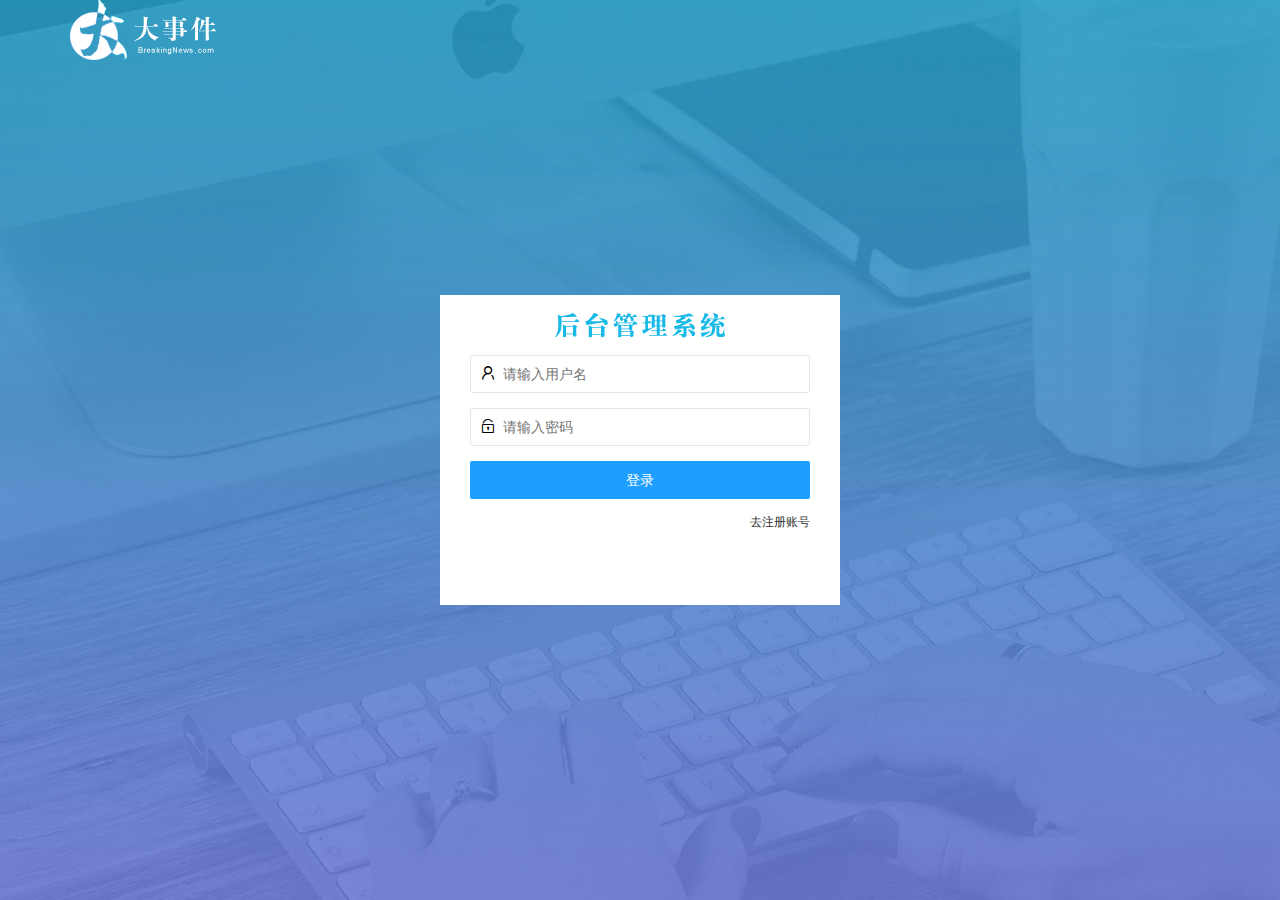
<file: login.html>
<!DOCTYPE html>
<html lang="en">

<head>
    <meta charset="UTF-8">
    <meta http-equiv="X-UA-Compatible" content="IE=edge">
    <meta name="viewport" content="width=device-width, initial-scale=1.0">
    <title>大事件-登录/注册</title>
    <!-- 导入layui样式 -->
    <link rel="stylesheet" href="./assets/lib/layui/css/layui.css">
    <!-- 导入自己的样式 -->
    <link rel="stylesheet" href="./assets/css/login.css">
</head>

<body>
    <!-- 头部logo区域 -->
    <div class="layui-main">
        <img src="./assets/images/logo.png" alt="">
    </div>
    <!-- 登录注册页面 -->
    <div class="login-box">
        <div class="title-box"></div>
        <!-- 登录 -->
        <div class="log-box">
            <form class="layui-form" action="" id="log-form">
                <div class="layui-form-item">
                    <i class="layui-icon layui-icon-username"></i>
                    <input type="text" name="username" required lay-verify="required" placeholder="请输入用户名" autocomplete="off" class="layui-input log-username">
                </div>
                <div class="layui-form-item">
                    <i class="layui-icon layui-icon-password"></i>
                    <input type="password" name="password" required lay-verify="required|pwd" placeholder="请输入密码" autocomplete="off" class="layui-input log-password">
                </div>
                <div class="layui-form-item">
                    <button class="layui-btn layui-btn-fluid layui-btn-normal" lay-submit lay-filter="formDemo">登录</button>
                </div>
                <div class="layui-form-item links">
                    <a href="javascript:;" id="go-reg">去注册账号</a>
                </div>
            </form>
        </div>
        <!-- 注册 -->
        <div class="reg-box">
            <form class="layui-form" action="" id="reg-form">
                <div class="layui-form-item">
                    <i class="layui-icon layui-icon-username"></i>
                    <input type="text" name="username" required lay-verify="required" placeholder="请输入用户名" autocomplete="off" class="layui-input reg-username">
                </div>
                <div class="layui-form-item">
                    <i class="layui-icon layui-icon-password"></i>
                    <input type="password" name="password" required lay-verify="required|pwd" placeholder="请输入密码" autocomplete="off" class="layui-input reg-pwd">
                </div>
                <div class="layui-form-item">
                    <i class="layui-icon layui-icon-password"></i>
                    <input type="password" name="repassword" required lay-verify="required|pwd|repwd" placeholder="请再次确认密码" autocomplete="off" class="layui-input">
                </div>
                <div class="layui-form-item">
                    <button class="layui-btn layui-btn-fluid layui-btn-normal" lay-submit lay-filter="formDemo">注册</button>
                </div>
                <div class="layui-form-item links">
                    <a href="javascript:;" id="go-login">去登录</a>
                </div>
            </form>
        </div>
    </div>
    <!-- 导入layui的js文件 -->
    <script src="./assets/lib/layui/layui.all.js"></script>
    <!-- 导入jQuery -->
    <script src="./assets/lib/jquery.js"></script>
    <!-- 导入自己封装的baseAPI.js -->
    <script src="./assets/js/baseAPI.js"></script>
    <!-- 导入自己的js -->
    <script src="./assets/js/login.js"></script>
</body>

</html>
</file>
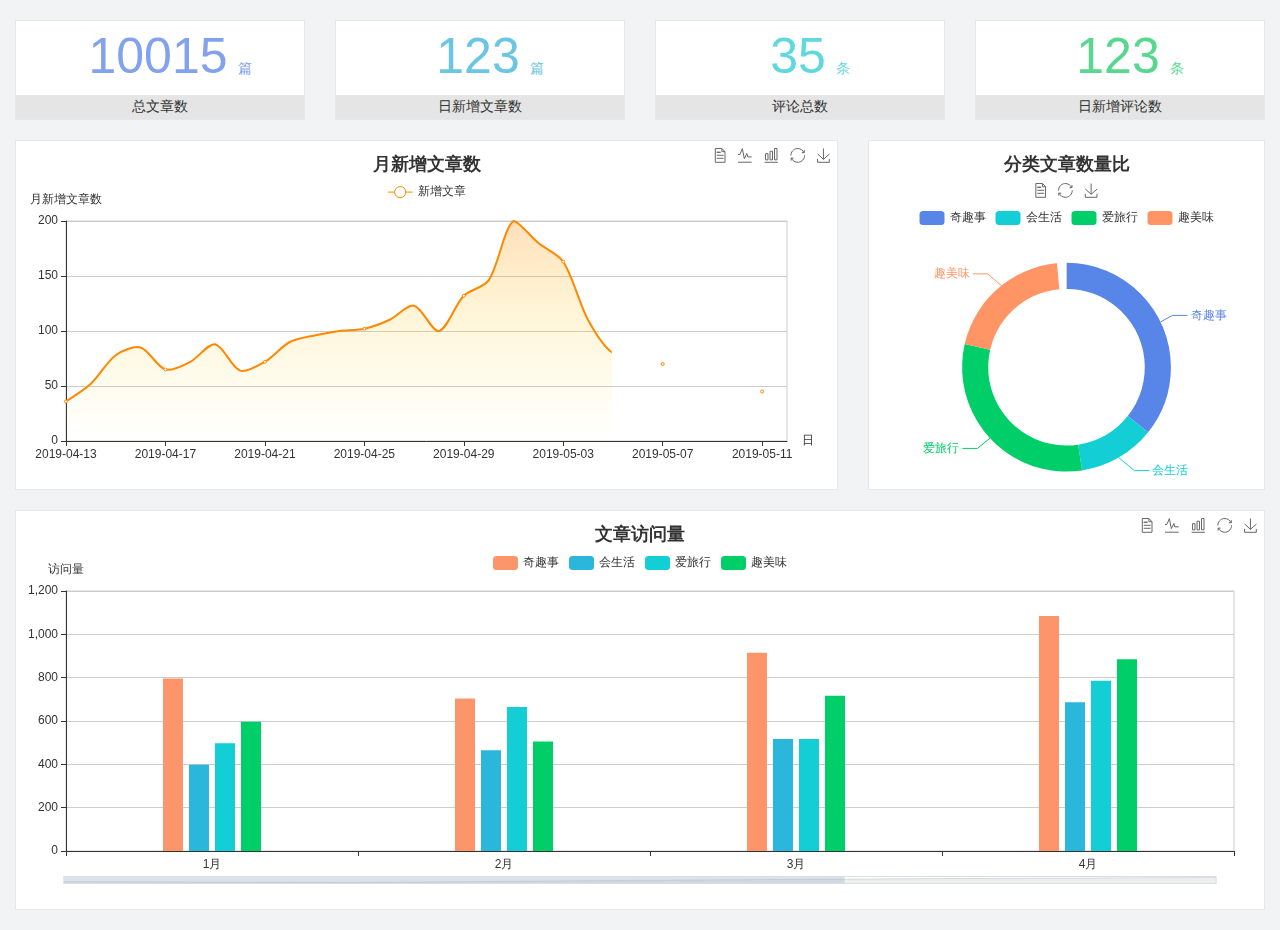
<file: home/dashboard.html>
<!DOCTYPE html>
<html lang="en">

<head>
    <meta charset="UTF-8">
    <meta name="viewport" content="width=device-width, initial-scale=1.0">
    <meta http-equiv="X-UA-Compatible" content="ie=edge">
    <title>图表统计</title>
    <link rel="stylesheet" href="../assets/lib/bootstrap.css" />
    <link rel="stylesheet" href="../assets/lib/main.css" />
    <script src="../assets/lib/jquery.js"></script>
    <script type="text/javascript" src="../assets/lib/echarts.min.js"></script>
</head>

<body>
    <div class="container-fluid">
        <div class="row spannel_list">
            <div class="col-sm-3 col-xs-6">
                <div class="spannel">
                    <em>10015</em><span>篇</span>
                    <b>总文章数</b>
                </div>
            </div>
            <div class="col-sm-3 col-xs-6">
                <div class="spannel scolor01">
                    <em>123</em><span>篇</span>
                    <b>日新增文章数</b>
                </div>
            </div>
            <div class="col-sm-3 col-xs-6">
                <div class="spannel scolor02">
                    <em>35</em><span>条</span>
                    <b>评论总数</b>
                </div>
            </div>
            <div class="col-sm-3 col-xs-6">
                <div class="spannel scolor03">
                    <em>123</em><span>条</span>
                    <b>日新增评论数</b>
                </div>
            </div>
        </div>
    </div>

    <div class="container-fluid">
        <div class="row curve-pie">
            <div class="col-lg-8 col-md-8">
                <div class="gragh_pannel" id="curve_show"></div>
            </div>
            <div class="col-lg-4 col-md-4">
                <div class="gragh_pannel" id="pie_show"></div>
            </div>
        </div>
    </div>

    <div class="container-fluid">
        <div class="column_pannel" id="column_show"></div>
    </div>

    <script>
        var oChart = echarts.init(document.getElementById('curve_show'));
        var aList_all = [{
            'count': 36,
            'date': '2019-04-13'
        }, {
            'count': 52,
            'date': '2019-04-14'
        }, {
            'count': 78,
            'date': '2019-04-15'
        }, {
            'count': 85,
            'date': '2019-04-16'
        }, {
            'count': 65,
            'date': '2019-04-17'
        }, {
            'count': 72,
            'date': '2019-04-18'
        }, {
            'count': 88,
            'date': '2019-04-19'
        }, {
            'count': 64,
            'date': '2019-04-20'
        }, {
            'count': 72,
            'date': '2019-04-21'
        }, {
            'count': 90,
            'date': '2019-04-22'
        }, {
            'count': 96,
            'date': '2019-04-23'
        }, {
            'count': 100,
            'date': '2019-04-24'
        }, {
            'count': 102,
            'date': '2019-04-25'
        }, {
            'count': 110,
            'date': '2019-04-26'
        }, {
            'count': 123,
            'date': '2019-04-27'
        }, {
            'count': 100,
            'date': '2019-04-28'
        }, {
            'count': 132,
            'date': '2019-04-29'
        }, {
            'count': 146,
            'date': '2019-04-30'
        }, {
            'count': 200,
            'date': '2019-05-01'
        }, {
            'count': 180,
            'date': '2019-05-02'
        }, {
            'count': 163,
            'date': '2019-05-03'
        }, {
            'count': 110,
            'date': '2019-05-04'
        }, {
            'count': 80,
            'date': '2019-05-05'
        }, {
            'count': 82,
            'date': '2019-05-06'
        }, {
            'count': 70,
            'date': '2019-05-07'
        }, {
            'count': 65,
            'date': '2019-05-08'
        }, {
            'count': 54,
            'date': '2019-05-09'
        }, {
            'count': 40,
            'date': '2019-05-10'
        }, {
            'count': 45,
            'date': '2019-05-11'
        }, {
            'count': 38,
            'date': '2019-05-12'
        }, ];

        let aCount = [];
        let aDate = [];

        for (var i = 0; i < aList_all.length; i++) {
            aCount.push(aList_all[i].count);
            aDate.push(aList_all[i].date);
        }

        var chartopt = {
            title: {
                text: '月新增文章数',
                left: 'center',
                top: '10'
            },
            tooltip: {
                trigger: 'axis'
            },
            legend: {
                data: ['新增文章'],
                top: '40'
            },
            toolbox: {
                show: true,
                feature: {
                    mark: {
                        show: true
                    },
                    dataView: {
                        show: true,
                        readOnly: false
                    },
                    magicType: {
                        show: true,
                        type: ['line', 'bar']
                    },
                    restore: {
                        show: true
                    },
                    saveAsImage: {
                        show: true
                    }
                }
            },
            calculable: true,
            xAxis: [{
                name: '日',
                type: 'category',
                boundaryGap: false,
                data: aDate
            }],
            yAxis: [{
                name: '月新增文章数',
                type: 'value'
            }],
            series: [{
                name: '新增文章',
                type: 'line',
                smooth: true,
                itemStyle: {
                    normal: {
                        areaStyle: {
                            type: 'default'
                        },
                        color: '#f80'
                    },
                    lineStyle: {
                        color: '#f80'
                    }
                },
                data: aCount
            }],
            areaStyle: {
                normal: {
                    color: new echarts.graphic.LinearGradient(0, 0, 0, 1, [{
                        offset: 0,
                        color: 'rgba(255,136,0,0.39)'
                    }, {
                        offset: .34,
                        color: 'rgba(255,180,0,0.25)'
                    }, {
                        offset: 1,
                        color: 'rgba(255,222,0,0.00)'
                    }])

                }
            },
            grid: {
                show: true,
                x: 50,
                x2: 50,
                y: 80,
                height: 220
            }
        };

        oChart.setOption(chartopt);


        var oPie = echarts.init(document.getElementById('pie_show'));
        var oPieopt = {
            title: {
                top: 10,
                text: '分类文章数量比',
                x: 'center'
            },
            tooltip: {
                trigger: 'item',
                formatter: "{a} <br/>{b} : {c} ({d}%)"
            },
            color: ['#5885e8', '#13cfd5', '#00ce68', '#ff9565'],
            legend: {
                x: 'center',
                top: 65,
                data: ['奇趣事', '会生活', '爱旅行', '趣美味']
            },
            toolbox: {
                show: true,
                x: 'center',
                top: 35,
                feature: {
                    mark: {
                        show: true
                    },
                    dataView: {
                        show: true,
                        readOnly: false
                    },
                    magicType: {
                        show: true,
                        type: ['pie', 'funnel'],
                        option: {
                            funnel: {
                                x: '25%',
                                width: '50%',
                                funnelAlign: 'left',
                                max: 1548
                            }
                        }
                    },
                    restore: {
                        show: true
                    },
                    saveAsImage: {
                        show: true
                    }
                }
            },
            calculable: true,
            series: [{
                name: '访问来源',
                type: 'pie',
                radius: ['45%', '60%'],
                center: ['50%', '65%'],
                data: [{
                    value: 300,
                    name: '奇趣事'
                }, {
                    value: 100,
                    name: '会生活'
                }, {
                    value: 260,
                    name: '爱旅行'
                }, {
                    value: 180,
                    name: '趣美味'
                }]
            }]
        };
        oPie.setOption(oPieopt);



        var oColumn = this.echarts.init(document.getElementById('column_show'));
        var oColumnopt = {
            title: {
                text: '文章访问量',
                left: 'center',
                top: '10'
            },
            tooltip: {
                trigger: 'axis'
            },
            legend: {
                data: ['奇趣事', '会生活', '爱旅行', '趣美味'],
                top: '40'
            },
            toolbox: {
                show: true,
                feature: {
                    mark: {
                        show: true
                    },
                    dataView: {
                        show: true,
                        readOnly: false
                    },
                    magicType: {
                        show: true,
                        type: ['line', 'bar']
                    },
                    restore: {
                        show: true
                    },
                    saveAsImage: {
                        show: true
                    }
                }
            },
            calculable: true,
            xAxis: [{
                type: 'category',
                data: ['1月', '2月', '3月', '4月', '5月']
            }],
            yAxis: [{
                name: '访问量',
                type: 'value'
            }],
            series: [{
                name: '奇趣事',
                type: 'bar',
                barWidth: 20,
                itemStyle: {
                    normal: {
                        areaStyle: {
                            type: 'default'
                        },
                        color: '#fd956a'
                    }
                },
                data: [800, 708, 920, 1090, 1200]
            }, {
                name: '会生活',
                type: 'bar',
                barWidth: 20,
                itemStyle: {
                    normal: {
                        areaStyle: {
                            type: 'default'
                        },
                        color: '#2bb6db'
                    }
                },
                data: [400, 468, 520, 690, 800]
            }, {
                name: '爱旅行',
                type: 'bar',
                barWidth: 20,
                itemStyle: {
                    normal: {
                        areaStyle: {
                            type: 'default'
                        },
                        color: '#13cfd5'
                    }
                },
                data: [500, 668, 520, 790, 900]
            }, {
                name: '趣美味',
                type: 'bar',
                barWidth: 20,
                itemStyle: {
                    normal: {
                        areaStyle: {
                            type: 'default'
                        },
                        color: '#00ce68'
                    }
                },
                data: [600, 508, 720, 890, 1000]
            }],
            grid: {
                show: true,
                x: 50,
                x2: 30,
                y: 80,
                height: 260
            },
            dataZoom: [ //给x轴设置滚动条
                {
                    start: 0, //默认为0
                    end: 100 - 1000 / 31, //默认为100
                    type: 'slider',
                    show: true,
                    xAxisIndex: [0],
                    handleSize: 0, //滑动条的 左右2个滑动条的大小
                    height: 8, //组件高度
                    left: 45, //左边的距离
                    right: 50, //右边的距离
                    bottom: 26, //右边的距离
                    handleColor: '#ddd', //h滑动图标的颜色
                    handleStyle: {
                        borderColor: "#cacaca",
                        borderWidth: "1",
                        shadowBlur: 2,
                        background: "#ddd",
                        shadowColor: "#ddd",
                    }
                }
            ]
        };
        oColumn.setOption(oColumnopt);
    </script>
</body>

</html>
</file>
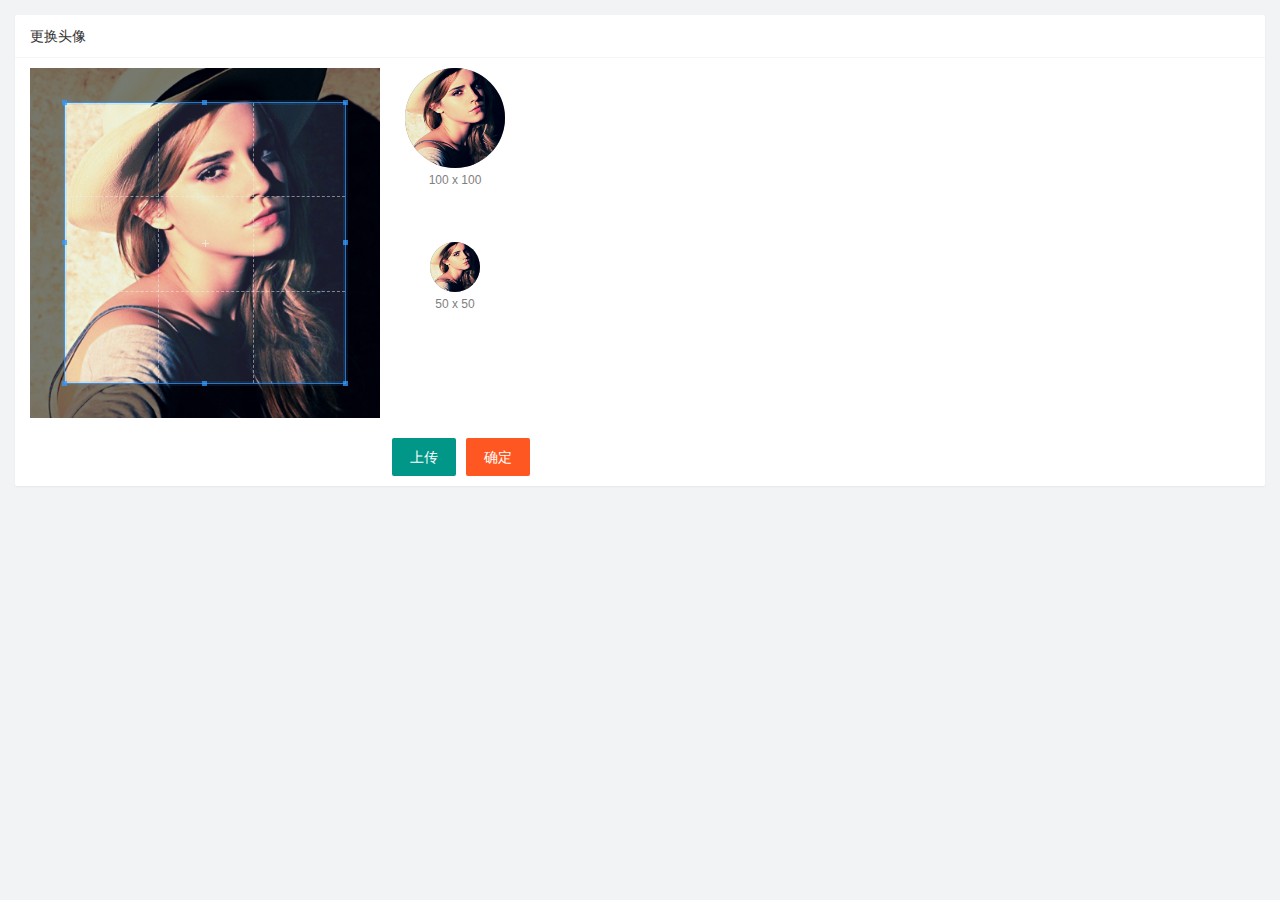
<file: user/user-avater.html>
<!DOCTYPE html>
<html lang="en">

<head>
    <meta charset="UTF-8">
    <meta http-equiv="X-UA-Compatible" content="IE=edge">
    <meta name="viewport" content="width=device-width, initial-scale=1.0">
    <title>更换头像</title>
    <link rel="stylesheet" href="/assets/lib/layui/css/layui.css">
    <!-- 导入cropper插件的css样式表 -->
    <link rel="stylesheet" href="/assets/lib/cropper/cropper.css">
    <link rel="stylesheet" href="/assets/css/user-info.css">
</head>

<body>
    <div class="layui-card">
        <div class="layui-card-header">更换头像</div>
        <div class="layui-card-body">
            <!-- 第一行的图片裁剪和预览区域 -->
            <div class="row1">
                <!-- 图片裁剪区域 -->
                <div class="cropper-box">
                    <!-- 这个 img 标签很重要，将来会把它初始化为裁剪区域 -->
                    <img id="image" src="/assets/images/sample.jpg" />
                </div>
                <!-- 图片的预览区域 -->
                <div class="preview-box">
                    <div>
                        <!-- 宽高为 100px 的预览区域 -->
                        <div class="img-preview w100"></div>
                        <p class="size">100 x 100</p>
                    </div>
                    <div>
                        <!-- 宽高为 50px 的预览区域 -->
                        <div class="img-preview w50"></div>
                        <p class="size">50 x 50</p>
                    </div>
                </div>
            </div>

            <!-- 第二行的按钮区域 -->
            <div class="row2">
                <!-- 通过accept属性，可以指定允许用户选择什么类型的文件 -->
                <input type="file" name="" id="file" accept="image/png,image/jpeg">
                <button type="button" class="layui-btn" id="uploadImg">上传</button>
                <button type="button" class="layui-btn layui-btn-danger" id="confirmBtn">确定</button>
            </div>
        </div>
    </div>
    <script src="/assets/lib/layui/layui.all.js"></script>
    <script src="/assets/lib/jquery.js"></script>
    <!-- 导入cropper插件的js文件 -->
    <script src="/assets/lib/cropper/Cropper.js"></script>
    <script src="/assets/lib/cropper/jquery-cropper.js"></script>
    <script src="/assets/js/baseAPI.js"></script>
    <script src="/assets/js/user-avater.js"></script>
</body>

</html>
</file>
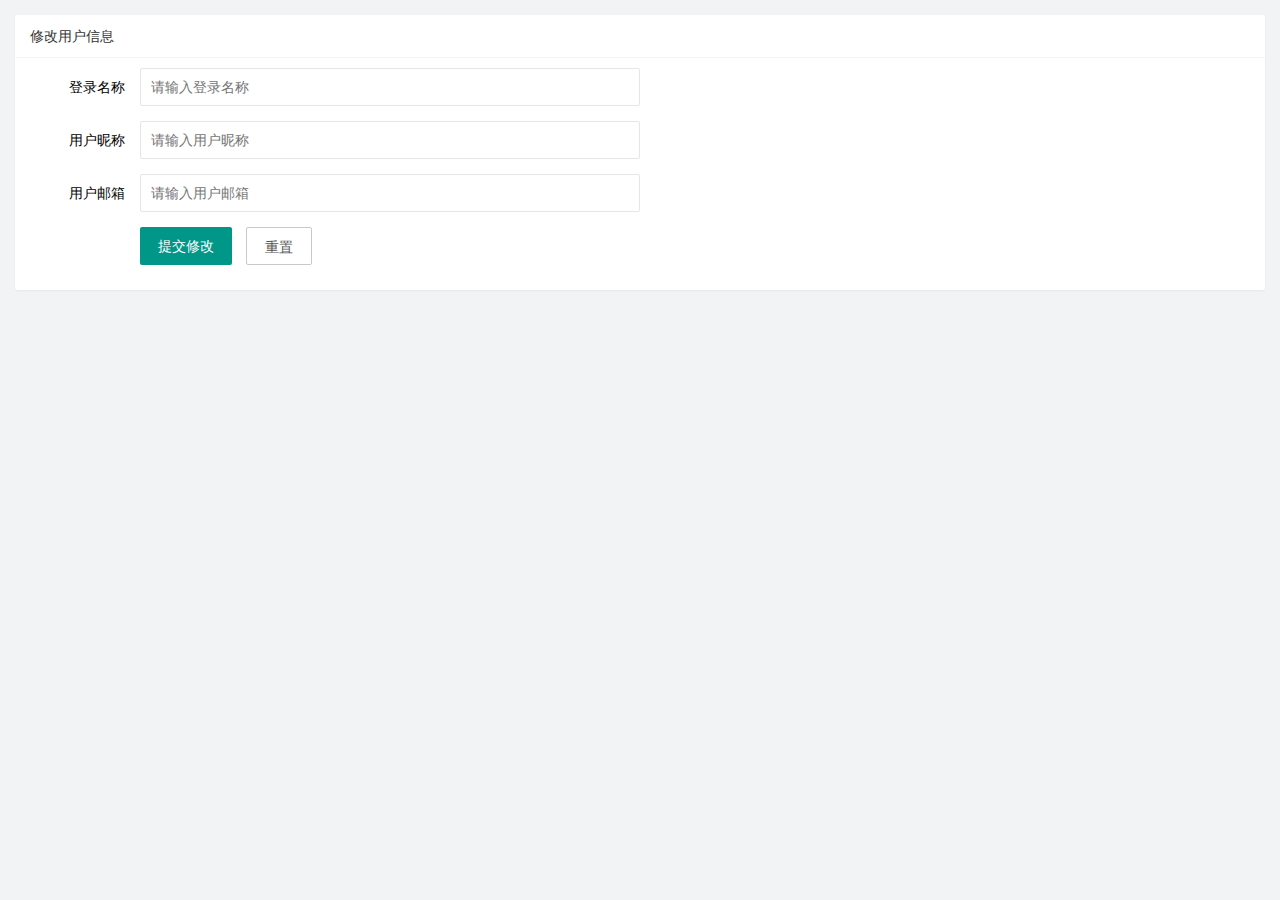
<file: user/user-info.html>
<!DOCTYPE html>
<html lang="en">

<head>
    <meta charset="UTF-8">
    <meta http-equiv="X-UA-Compatible" content="IE=edge">
    <meta name="viewport" content="width=device-width, initial-scale=1.0">
    <title>基本资料</title>
    <!-- 导入layui的样式 -->
    <link rel="stylesheet" href="/assets/lib/layui/css/layui.css">
    <!-- 导入自己的样式 -->
    <link rel="stylesheet" href="/assets/css/user-info.css">
</head>

<body>
    <div class="layui-card">
        <div class="layui-card-header">修改用户信息</div>
        <div class="layui-card-body">
            <form class="layui-form" action="" lay-filter="userInfoForm" id="edit-form">
                <!-- 这是隐藏域 -->
                <input type="hidden" name="id">
                <div class="layui-form-item">
                    <label class="layui-form-label">登录名称</label>
                    <div class="layui-input-block">
                        <input type="text" name="username" required lay-verify="required" placeholder="请输入登录名称" autocomplete="off" class="layui-input" readonly>
                    </div>
                </div>
                <div class="layui-form-item">
                    <label class="layui-form-label">用户昵称</label>
                    <div class="layui-input-block">
                        <input type="text" name="nickname" required lay-verify="required|nickname" placeholder="请输入用户昵称" autocomplete="off" class="layui-input">
                    </div>
                </div>
                <div class="layui-form-item">
                    <label class="layui-form-label">用户邮箱</label>
                    <div class="layui-input-block">
                        <input type="text" name="email" required lay-verify="required|email" placeholder="请输入用户邮箱" autocomplete="off" class="layui-input">
                    </div>
                </div>
                <div class="layui-form-item">
                    <div class="layui-input-block">
                        <button class="layui-btn" lay-submit lay-filter="formDemo">提交修改</button>
                        <button type="reset" class="layui-btn layui-btn-primary" id="resetBtn">重置</button>
                    </div>
                </div>
            </form>
        </div>
    </div>
    <!-- 导入layui的js -->
    <script src="/assets/lib/layui/layui.all.js"></script>
    <!-- 导入jQuery -->
    <script src="/assets/lib/jquery.js"></script>
    <!-- 导入自己封装的js -->
    <script src="/assets/js/baseAPI.js"></script>
    <!-- 导入自己的js文件 -->
    <script src="/assets/js/user-info.js"></script>
</body>

</html>
</file>
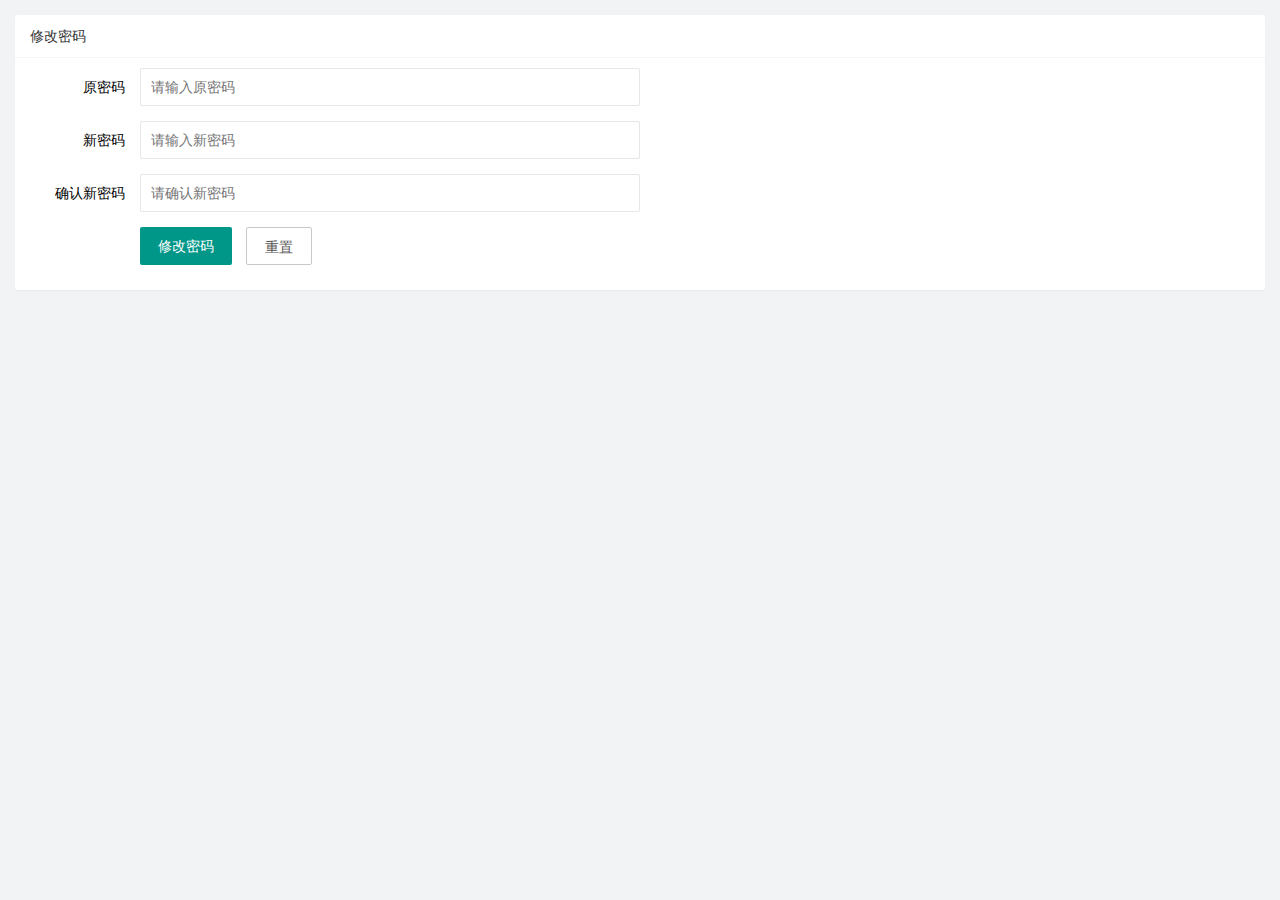
<file: user/user-pwd.html>
<!DOCTYPE html>
<html lang="en">

<head>
    <meta charset="UTF-8">
    <meta http-equiv="X-UA-Compatible" content="IE=edge">
    <meta name="viewport" content="width=device-width, initial-scale=1.0">
    <title>重置密码</title>
    <link rel="stylesheet" href="/assets/lib/layui/css/layui.css">
    <link rel="stylesheet" href="/assets/css/user-info.css">
</head>

<body>
    <div class="layui-card">
        <div class="layui-card-header">修改密码</div>
        <div class="layui-card-body">
            <form class="layui-form" action="" lay-filter="userPwdForm" id="edit-pwd">
                <div class="layui-form-item">
                    <label class="layui-form-label">原密码</label>
                    <div class="layui-input-block">
                        <input type="password" name="oldPwd" required lay-verify="required|pwd" placeholder="请输入原密码" autocomplete="off" class="layui-input">
                    </div>
                </div>
                <div class="layui-form-item">
                    <label class="layui-form-label">新密码</label>
                    <div class="layui-input-block">
                        <input type="password" name="newPwd" required lay-verify="required|pwd|samePwd" placeholder="请输入新密码" autocomplete="off" class="layui-input" id="newPwd">
                    </div>
                </div>
                <div class="layui-form-item">
                    <label class="layui-form-label">确认新密码</label>
                    <div class="layui-input-block">
                        <input type="password" name="rePwd" required lay-verify="required|pwd|repwd" placeholder="请确认新密码" autocomplete="off" class="layui-input">
                    </div>
                </div>
                <div class="layui-form-item">
                    <div class="layui-input-block">
                        <button class="layui-btn" lay-submit lay-filter="formDemo">修改密码</button>
                        <button type="reset" class="layui-btn layui-btn-primary" id="resetBtn">重置</button>
                    </div>
                </div>
            </form>
        </div>
    </div>
    <script src="/assets/lib/layui/layui.all.js"></script>
    <script src="/assets/lib/jquery.js"></script>
    <script src="/assets/js/baseAPI.js"></script>
    <script src="/assets/js/user-pwd.js"></script>
</body>

</html>
</file>
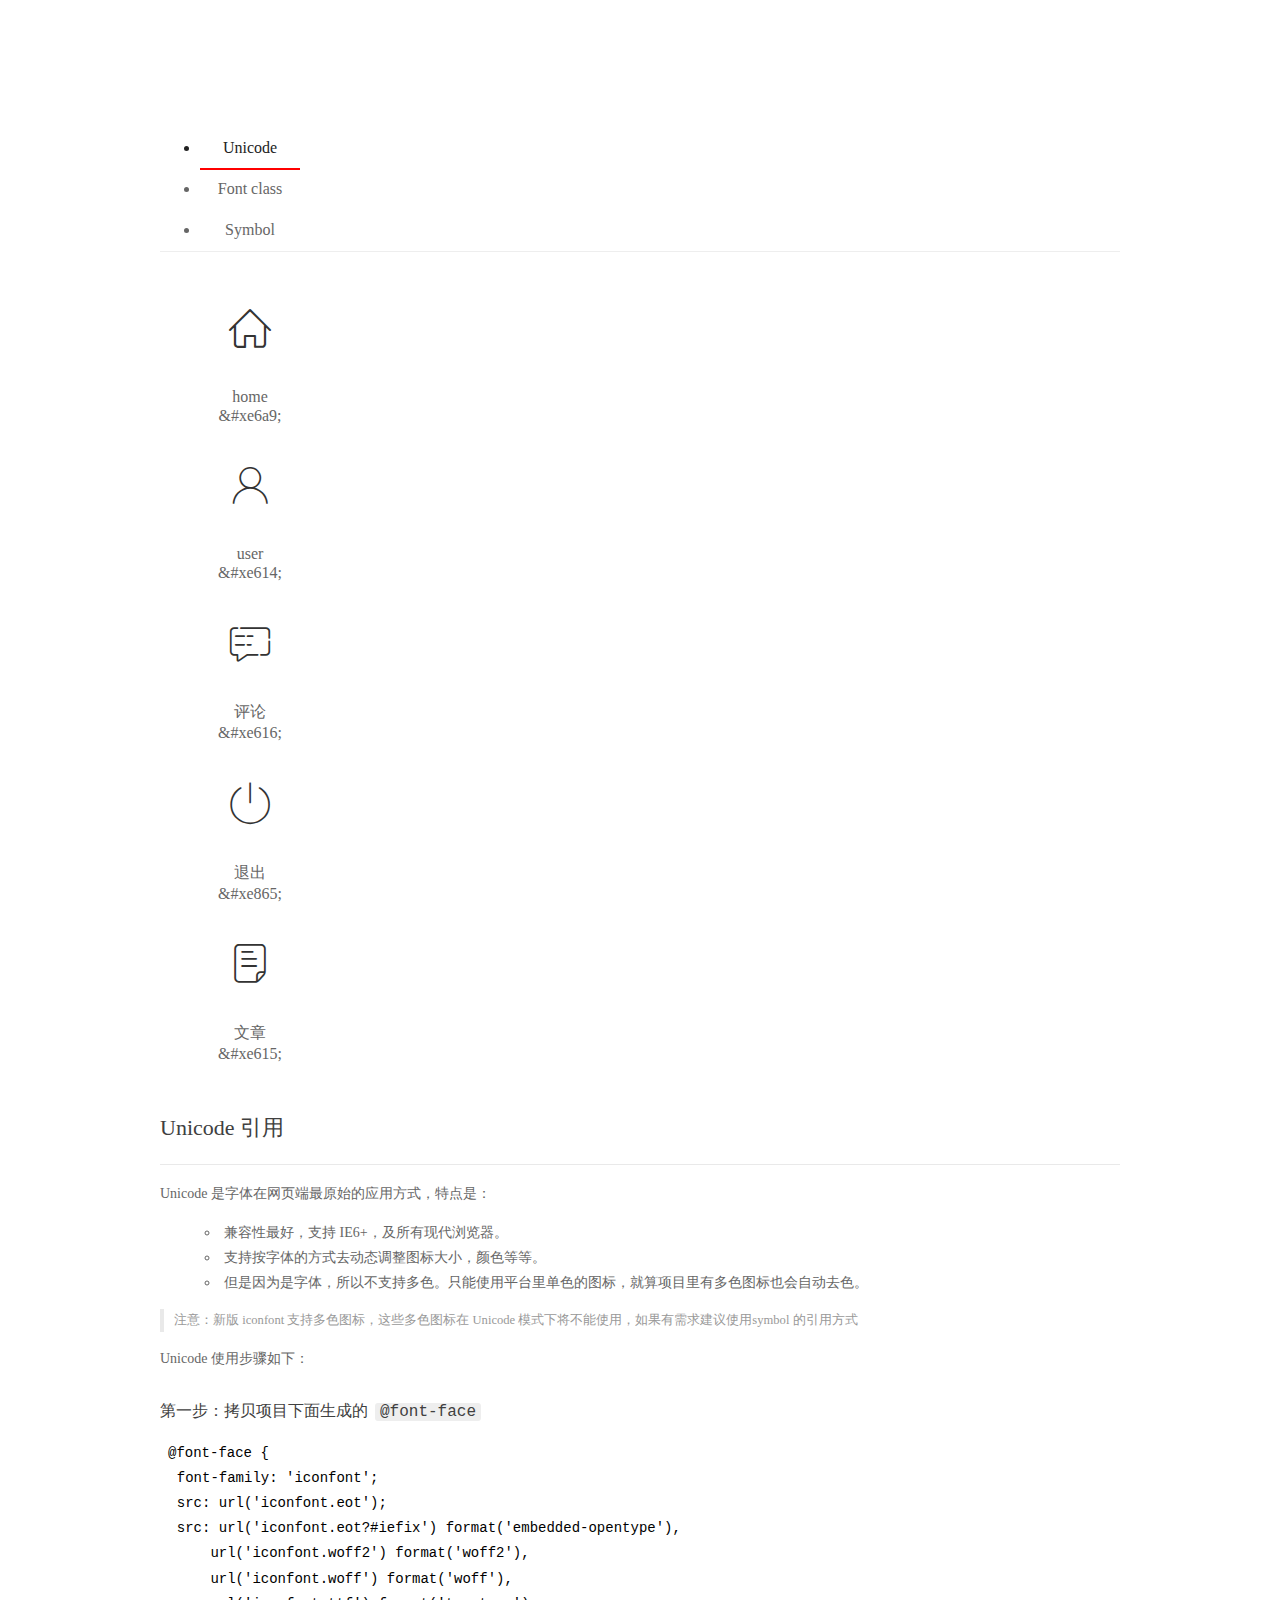
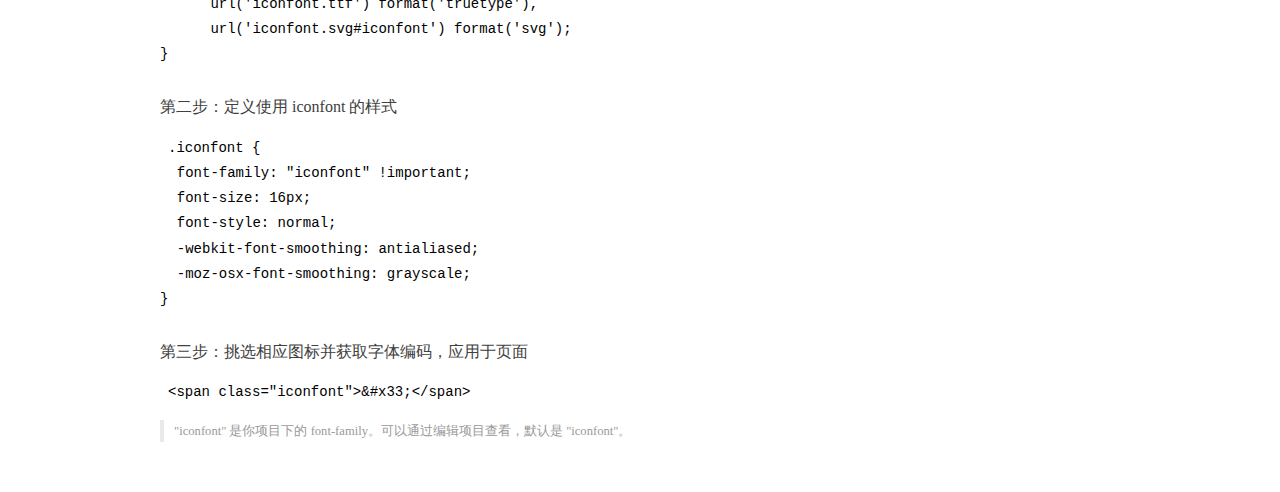
<file: assets/fonts/demo_index.html>
<!DOCTYPE html>
<html>
<head>
  <meta charset="utf-8"/>
  <title>IconFont Demo</title>
  <link rel="shortcut icon" href="https://gtms04.alicdn.com/tps/i4/TB1_oz6GVXXXXaFXpXXJDFnIXXX-64-64.ico" type="image/x-icon"/>
  <link rel="stylesheet" href="https://g.alicdn.com/thx/cube/1.3.2/cube.min.css">
  <link rel="stylesheet" href="demo.css">
  <link rel="stylesheet" href="iconfont.css">
  <script src="iconfont.js"></script>
  <!-- jQuery -->
  <script src="https://a1.alicdn.com/oss/uploads/2018/12/26/7bfddb60-08e8-11e9-9b04-53e73bb6408b.js"></script>
  <!-- 代码高亮 -->
  <script src="https://a1.alicdn.com/oss/uploads/2018/12/26/a3f714d0-08e6-11e9-8a15-ebf944d7534c.js"></script>
</head>
<body>
  <div class="main">
    <h1 class="logo"><a href="https://www.iconfont.cn/" title="iconfont 首页" target="_blank">&#xe86b;</a></h1>
    <div class="nav-tabs">
      <ul id="tabs" class="dib-box">
        <li class="dib active"><span>Unicode</span></li>
        <li class="dib"><span>Font class</span></li>
        <li class="dib"><span>Symbol</span></li>
      </ul>
      
    </div>
    <div class="tab-container">
      <div class="content unicode" style="display: block;">
          <ul class="icon_lists dib-box">
          
            <li class="dib">
              <span class="icon iconfont">&#xe6a9;</span>
                <div class="name">home</div>
                <div class="code-name">&amp;#xe6a9;</div>
              </li>
          
            <li class="dib">
              <span class="icon iconfont">&#xe614;</span>
                <div class="name">user</div>
                <div class="code-name">&amp;#xe614;</div>
              </li>
          
            <li class="dib">
              <span class="icon iconfont">&#xe616;</span>
                <div class="name">评论</div>
                <div class="code-name">&amp;#xe616;</div>
              </li>
          
            <li class="dib">
              <span class="icon iconfont">&#xe865;</span>
                <div class="name">退出</div>
                <div class="code-name">&amp;#xe865;</div>
              </li>
          
            <li class="dib">
              <span class="icon iconfont">&#xe615;</span>
                <div class="name">文章</div>
                <div class="code-name">&amp;#xe615;</div>
              </li>
          
          </ul>
          <div class="article markdown">
          <h2 id="unicode-">Unicode 引用</h2>
          <hr>

          <p>Unicode 是字体在网页端最原始的应用方式，特点是：</p>
          <ul>
            <li>兼容性最好，支持 IE6+，及所有现代浏览器。</li>
            <li>支持按字体的方式去动态调整图标大小，颜色等等。</li>
            <li>但是因为是字体，所以不支持多色。只能使用平台里单色的图标，就算项目里有多色图标也会自动去色。</li>
          </ul>
          <blockquote>
            <p>注意：新版 iconfont 支持多色图标，这些多色图标在 Unicode 模式下将不能使用，如果有需求建议使用symbol 的引用方式</p>
          </blockquote>
          <p>Unicode 使用步骤如下：</p>
          <h3 id="-font-face">第一步：拷贝项目下面生成的 <code>@font-face</code></h3>
<pre><code class="language-css"
>@font-face {
  font-family: 'iconfont';
  src: url('iconfont.eot');
  src: url('iconfont.eot?#iefix') format('embedded-opentype'),
      url('iconfont.woff2') format('woff2'),
      url('iconfont.woff') format('woff'),
      url('iconfont.ttf') format('truetype'),
      url('iconfont.svg#iconfont') format('svg');
}
</code></pre>
          <h3 id="-iconfont-">第二步：定义使用 iconfont 的样式</h3>
<pre><code class="language-css"
>.iconfont {
  font-family: "iconfont" !important;
  font-size: 16px;
  font-style: normal;
  -webkit-font-smoothing: antialiased;
  -moz-osx-font-smoothing: grayscale;
}
</code></pre>
          <h3 id="-">第三步：挑选相应图标并获取字体编码，应用于页面</h3>
<pre>
<code class="language-html"
>&lt;span class="iconfont"&gt;&amp;#x33;&lt;/span&gt;
</code></pre>
          <blockquote>
            <p>"iconfont" 是你项目下的 font-family。可以通过编辑项目查看，默认是 "iconfont"。</p>
          </blockquote>
          </div>
      </div>
      <div class="content font-class">
        <ul class="icon_lists dib-box">
          
          <li class="dib">
            <span class="icon iconfont icon-home"></span>
            <div class="name">
              home
            </div>
            <div class="code-name">.icon-home
            </div>
          </li>
          
          <li class="dib">
            <span class="icon iconfont icon-user"></span>
            <div class="name">
              user
            </div>
            <div class="code-name">.icon-user
            </div>
          </li>
          
          <li class="dib">
            <span class="icon iconfont icon-pinglun"></span>
            <div class="name">
              评论
            </div>
            <div class="code-name">.icon-pinglun
            </div>
          </li>
          
          <li class="dib">
            <span class="icon iconfont icon-tuichu"></span>
            <div class="name">
              退出
            </div>
            <div class="code-name">.icon-tuichu
            </div>
          </li>
          
          <li class="dib">
            <span class="icon iconfont icon-16"></span>
            <div class="name">
              文章
            </div>
            <div class="code-name">.icon-16
            </div>
          </li>
          
        </ul>
        <div class="article markdown">
        <h2 id="font-class-">font-class 引用</h2>
        <hr>

        <p>font-class 是 Unicode 使用方式的一种变种，主要是解决 Unicode 书写不直观，语意不明确的问题。</p>
        <p>与 Unicode 使用方式相比，具有如下特点：</p>
        <ul>
          <li>兼容性良好，支持 IE8+，及所有现代浏览器。</li>
          <li>相比于 Unicode 语意明确，书写更直观。可以很容易分辨这个 icon 是什么。</li>
          <li>因为使用 class 来定义图标，所以当要替换图标时，只需要修改 class 里面的 Unicode 引用。</li>
          <li>不过因为本质上还是使用的字体，所以多色图标还是不支持的。</li>
        </ul>
        <p>使用步骤如下：</p>
        <h3 id="-fontclass-">第一步：引入项目下面生成的 fontclass 代码：</h3>
<pre><code class="language-html">&lt;link rel="stylesheet" href="./iconfont.css"&gt;
</code></pre>
        <h3 id="-">第二步：挑选相应图标并获取类名，应用于页面：</h3>
<pre><code class="language-html">&lt;span class="iconfont icon-xxx"&gt;&lt;/span&gt;
</code></pre>
        <blockquote>
          <p>"
            iconfont" 是你项目下的 font-family。可以通过编辑项目查看，默认是 "iconfont"。</p>
        </blockquote>
      </div>
      </div>
      <div class="content symbol">
          <ul class="icon_lists dib-box">
          
            <li class="dib">
                <svg class="icon svg-icon" aria-hidden="true">
                  <use xlink:href="#icon-home"></use>
                </svg>
                <div class="name">home</div>
                <div class="code-name">#icon-home</div>
            </li>
          
            <li class="dib">
                <svg class="icon svg-icon" aria-hidden="true">
                  <use xlink:href="#icon-user"></use>
                </svg>
                <div class="name">user</div>
                <div class="code-name">#icon-user</div>
            </li>
          
            <li class="dib">
                <svg class="icon svg-icon" aria-hidden="true">
                  <use xlink:href="#icon-pinglun"></use>
                </svg>
                <div class="name">评论</div>
                <div class="code-name">#icon-pinglun</div>
            </li>
          
            <li class="dib">
                <svg class="icon svg-icon" aria-hidden="true">
                  <use xlink:href="#icon-tuichu"></use>
                </svg>
                <div class="name">退出</div>
                <div class="code-name">#icon-tuichu</div>
            </li>
          
            <li class="dib">
                <svg class="icon svg-icon" aria-hidden="true">
                  <use xlink:href="#icon-16"></use>
                </svg>
                <div class="name">文章</div>
                <div class="code-name">#icon-16</div>
            </li>
          
          </ul>
          <div class="article markdown">
          <h2 id="symbol-">Symbol 引用</h2>
          <hr>

          <p>这是一种全新的使用方式，应该说这才是未来的主流，也是平台目前推荐的用法。相关介绍可以参考这篇<a href="">文章</a>
            这种用法其实是做了一个 SVG 的集合，与另外两种相比具有如下特点：</p>
          <ul>
            <li>支持多色图标了，不再受单色限制。</li>
            <li>通过一些技巧，支持像字体那样，通过 <code>font-size</code>, <code>color</code> 来调整样式。</li>
            <li>兼容性较差，支持 IE9+，及现代浏览器。</li>
            <li>浏览器渲染 SVG 的性能一般，还不如 png。</li>
          </ul>
          <p>使用步骤如下：</p>
          <h3 id="-symbol-">第一步：引入项目下面生成的 symbol 代码：</h3>
<pre><code class="language-html">&lt;script src="./iconfont.js"&gt;&lt;/script&gt;
</code></pre>
          <h3 id="-css-">第二步：加入通用 CSS 代码（引入一次就行）：</h3>
<pre><code class="language-html">&lt;style&gt;
.icon {
  width: 1em;
  height: 1em;
  vertical-align: -0.15em;
  fill: currentColor;
  overflow: hidden;
}
&lt;/style&gt;
</code></pre>
          <h3 id="-">第三步：挑选相应图标并获取类名，应用于页面：</h3>
<pre><code class="language-html">&lt;svg class="icon" aria-hidden="true"&gt;
  &lt;use xlink:href="#icon-xxx"&gt;&lt;/use&gt;
&lt;/svg&gt;
</code></pre>
          </div>
      </div>

    </div>
  </div>
  <script>
  $(document).ready(function () {
      $('.tab-container .content:first').show()

      $('#tabs li').click(function (e) {
        var tabContent = $('.tab-container .content')
        var index = $(this).index()

        if ($(this).hasClass('active')) {
          return
        } else {
          $('#tabs li').removeClass('active')
          $(this).addClass('active')

          tabContent.hide().eq(index).fadeIn()
        }
      })
    })
  </script>
</body>
</html>
</file>
<file: assets/lib/layui/css/layui.css>
/** layui-v2.5.5 MIT License By https://www.layui.com */
 .layui-inline,img{display:inline-block;vertical-align:middle}h1,h2,h3,h4,h5,h6{font-weight:400}.layui-edge,.layui-header,.layui-inline,.layui-main{position:relative}.layui-body,.layui-edge,.layui-elip{overflow:hidden}.layui-btn,.layui-edge,.layui-inline,img{vertical-align:middle}.layui-btn,.layui-disabled,.layui-icon,.layui-unselect{-moz-user-select:none;-webkit-user-select:none;-ms-user-select:none}.layui-elip,.layui-form-checkbox span,.layui-form-pane .layui-form-label{text-overflow:ellipsis;white-space:nowrap}.layui-breadcrumb,.layui-tree-btnGroup{visibility:hidden}blockquote,body,button,dd,div,dl,dt,form,h1,h2,h3,h4,h5,h6,input,li,ol,p,pre,td,textarea,th,ul{margin:0;padding:0;-webkit-tap-highlight-color:rgba(0,0,0,0)}a:active,a:hover{outline:0}img{border:none}li{list-style:none}table{border-collapse:collapse;border-spacing:0}h4,h5,h6{font-size:100%}button,input,optgroup,option,select,textarea{font-family:inherit;font-size:inherit;font-style:inherit;font-weight:inherit;outline:0}pre{white-space:pre-wrap;white-space:-moz-pre-wrap;white-space:-pre-wrap;white-space:-o-pre-wrap;word-wrap:break-word}body{line-height:24px;font:14px Helvetica Neue,Helvetica,PingFang SC,Tahoma,Arial,sans-serif}hr{height:1px;margin:10px 0;border:0;clear:both}a{color:#333;text-decoration:none}a:hover{color:#777}a cite{font-style:normal;*cursor:pointer}.layui-border-box,.layui-border-box *{box-sizing:border-box}.layui-box,.layui-box *{box-sizing:content-box}.layui-clear{clear:both;*zoom:1}.layui-clear:after{content:'\20';clear:both;*zoom:1;display:block;height:0}.layui-inline{*display:inline;*zoom:1}.layui-edge{display:inline-block;width:0;height:0;border-width:6px;border-style:dashed;border-color:transparent}.layui-edge-top{top:-4px;border-bottom-color:#999;border-bottom-style:solid}.layui-edge-right{border-left-color:#999;border-left-style:solid}.layui-edge-bottom{top:2px;border-top-color:#999;border-top-style:solid}.layui-edge-left{border-right-color:#999;border-right-style:solid}.layui-disabled,.layui-disabled:hover{color:#d2d2d2!important;cursor:not-allowed!important}.layui-circle{border-radius:100%}.layui-show{display:block!important}.layui-hide{display:none!important}@font-face{font-family:layui-icon;src:url(../font/iconfont.eot?v=250);src:url(../font/iconfont.eot?v=250#iefix) format('embedded-opentype'),url(../font/iconfont.woff2?v=250) format('woff2'),url(../font/iconfont.woff?v=250) format('woff'),url(../font/iconfont.ttf?v=250) format('truetype'),url(../font/iconfont.svg?v=250#layui-icon) format('svg')}.layui-icon{font-family:layui-icon!important;font-size:16px;font-style:normal;-webkit-font-smoothing:antialiased;-moz-osx-font-smoothing:grayscale}.layui-icon-reply-fill:before{content:"\e611"}.layui-icon-set-fill:before{content:"\e614"}.layui-icon-menu-fill:before{content:"\e60f"}.layui-icon-search:before{content:"\e615"}.layui-icon-share:before{content:"\e641"}.layui-icon-set-sm:before{content:"\e620"}.layui-icon-engine:before{content:"\e628"}.layui-icon-close:before{content:"\1006"}.layui-icon-close-fill:before{content:"\1007"}.layui-icon-chart-screen:before{content:"\e629"}.layui-icon-star:before{content:"\e600"}.layui-icon-circle-dot:before{content:"\e617"}.layui-icon-chat:before{content:"\e606"}.layui-icon-release:before{content:"\e609"}.layui-icon-list:before{content:"\e60a"}.layui-icon-chart:before{content:"\e62c"}.layui-icon-ok-circle:before{content:"\1005"}.layui-icon-layim-theme:before{content:"\e61b"}.layui-icon-table:before{content:"\e62d"}.layui-icon-right:before{content:"\e602"}.layui-icon-left:before{content:"\e603"}.layui-icon-cart-simple:before{content:"\e698"}.layui-icon-face-cry:before{content:"\e69c"}.layui-icon-face-smile:before{content:"\e6af"}.layui-icon-survey:before{content:"\e6b2"}.layui-icon-tree:before{content:"\e62e"}.layui-icon-upload-circle:before{content:"\e62f"}.layui-icon-add-circle:before{content:"\e61f"}.layui-icon-download-circle:before{content:"\e601"}.layui-icon-templeate-1:before{content:"\e630"}.layui-icon-util:before{content:"\e631"}.layui-icon-face-surprised:before{content:"\e664"}.layui-icon-edit:before{content:"\e642"}.layui-icon-speaker:before{content:"\e645"}.layui-icon-down:before{content:"\e61a"}.layui-icon-file:before{content:"\e621"}.layui-icon-layouts:before{content:"\e632"}.layui-icon-rate-half:before{content:"\e6c9"}.layui-icon-add-circle-fine:before{content:"\e608"}.layui-icon-prev-circle:before{content:"\e633"}.layui-icon-read:before{content:"\e705"}.layui-icon-404:before{content:"\e61c"}.layui-icon-carousel:before{content:"\e634"}.layui-icon-help:before{content:"\e607"}.layui-icon-code-circle:before{content:"\e635"}.layui-icon-water:before{content:"\e636"}.layui-icon-username:before{content:"\e66f"}.layui-icon-find-fill:before{content:"\e670"}.layui-icon-about:before{content:"\e60b"}.layui-icon-location:before{content:"\e715"}.layui-icon-up:before{content:"\e619"}.layui-icon-pause:before{content:"\e651"}.layui-icon-date:before{content:"\e637"}.layui-icon-layim-uploadfile:before{content:"\e61d"}.layui-icon-delete:before{content:"\e640"}.layui-icon-play:before{content:"\e652"}.layui-icon-top:before{content:"\e604"}.layui-icon-friends:before{content:"\e612"}.layui-icon-refresh-3:before{content:"\e9aa"}.layui-icon-ok:before{content:"\e605"}.layui-icon-layer:before{content:"\e638"}.layui-icon-face-smile-fine:before{content:"\e60c"}.layui-icon-dollar:before{content:"\e659"}.layui-icon-group:before{content:"\e613"}.layui-icon-layim-download:before{content:"\e61e"}.layui-icon-picture-fine:before{content:"\e60d"}.layui-icon-link:before{content:"\e64c"}.layui-icon-diamond:before{content:"\e735"}.layui-icon-log:before{content:"\e60e"}.layui-icon-rate-solid:before{content:"\e67a"}.layui-icon-fonts-del:before{content:"\e64f"}.layui-icon-unlink:before{content:"\e64d"}.layui-icon-fonts-clear:before{content:"\e639"}.layui-icon-triangle-r:before{content:"\e623"}.layui-icon-circle:before{content:"\e63f"}.layui-icon-radio:before{content:"\e643"}.layui-icon-align-center:before{content:"\e647"}.layui-icon-align-right:before{content:"\e648"}.layui-icon-align-left:before{content:"\e649"}.layui-icon-loading-1:before{content:"\e63e"}.layui-icon-return:before{content:"\e65c"}.layui-icon-fonts-strong:before{content:"\e62b"}.layui-icon-upload:before{content:"\e67c"}.layui-icon-dialogue:before{content:"\e63a"}.layui-icon-video:before{content:"\e6ed"}.layui-icon-headset:before{content:"\e6fc"}.layui-icon-cellphone-fine:before{content:"\e63b"}.layui-icon-add-1:before{content:"\e654"}.layui-icon-face-smile-b:before{content:"\e650"}.layui-icon-fonts-html:before{content:"\e64b"}.layui-icon-form:before{content:"\e63c"}.layui-icon-cart:before{content:"\e657"}.layui-icon-camera-fill:before{content:"\e65d"}.layui-icon-tabs:before{content:"\e62a"}.layui-icon-fonts-code:before{content:"\e64e"}.layui-icon-fire:before{content:"\e756"}.layui-icon-set:before{content:"\e716"}.layui-icon-fonts-u:before{content:"\e646"}.layui-icon-triangle-d:before{content:"\e625"}.layui-icon-tips:before{content:"\e702"}.layui-icon-picture:before{content:"\e64a"}.layui-icon-more-vertical:before{content:"\e671"}.layui-icon-flag:before{content:"\e66c"}.layui-icon-loading:before{content:"\e63d"}.layui-icon-fonts-i:before{content:"\e644"}.layui-icon-refresh-1:before{content:"\e666"}.layui-icon-rmb:before{content:"\e65e"}.layui-icon-home:before{content:"\e68e"}.layui-icon-user:before{content:"\e770"}.layui-icon-notice:before{content:"\e667"}.layui-icon-login-weibo:before{content:"\e675"}.layui-icon-voice:before{content:"\e688"}.layui-icon-upload-drag:before{content:"\e681"}.layui-icon-login-qq:before{content:"\e676"}.layui-icon-snowflake:before{content:"\e6b1"}.layui-icon-file-b:before{content:"\e655"}.layui-icon-template:before{content:"\e663"}.layui-icon-auz:before{content:"\e672"}.layui-icon-console:before{content:"\e665"}.layui-icon-app:before{content:"\e653"}.layui-icon-prev:before{content:"\e65a"}.layui-icon-website:before{content:"\e7ae"}.layui-icon-next:before{content:"\e65b"}.layui-icon-component:before{content:"\e857"}.layui-icon-more:before{content:"\e65f"}.layui-icon-login-wechat:before{content:"\e677"}.layui-icon-shrink-right:before{content:"\e668"}.layui-icon-spread-left:before{content:"\e66b"}.layui-icon-camera:before{content:"\e660"}.layui-icon-note:before{content:"\e66e"}.layui-icon-refresh:before{content:"\e669"}.layui-icon-female:before{content:"\e661"}.layui-icon-male:before{content:"\e662"}.layui-icon-password:before{content:"\e673"}.layui-icon-senior:before{content:"\e674"}.layui-icon-theme:before{content:"\e66a"}.layui-icon-tread:before{content:"\e6c5"}.layui-icon-praise:before{content:"\e6c6"}.layui-icon-star-fill:before{content:"\e658"}.layui-icon-rate:before{content:"\e67b"}.layui-icon-template-1:before{content:"\e656"}.layui-icon-vercode:before{content:"\e679"}.layui-icon-cellphone:before{content:"\e678"}.layui-icon-screen-full:before{content:"\e622"}.layui-icon-screen-restore:before{content:"\e758"}.layui-icon-cols:before{content:"\e610"}.layui-icon-export:before{content:"\e67d"}.layui-icon-print:before{content:"\e66d"}.layui-icon-slider:before{content:"\e714"}.layui-icon-addition:before{content:"\e624"}.layui-icon-subtraction:before{content:"\e67e"}.layui-icon-service:before{content:"\e626"}.layui-icon-transfer:before{content:"\e691"}.layui-main{width:1140px;margin:0 auto}.layui-header{z-index:1000;height:60px}.layui-header a:hover{transition:all .5s;-webkit-transition:all .5s}.layui-side{position:fixed;left:0;top:0;bottom:0;z-index:999;width:200px;overflow-x:hidden}.layui-side-scroll{position:relative;width:220px;height:100%;overflow-x:hidden}.layui-body{position:absolute;left:200px;right:0;top:0;bottom:0;z-index:998;width:auto;overflow-y:auto;box-sizing:border-box}.layui-layout-body{overflow:hidden}.layui-layout-admin .layui-header{background-color:#23262E}.layui-layout-admin .layui-side{top:60px;width:200px;overflow-x:hidden}.layui-layout-admin .layui-body{position:fixed;top:60px;bottom:44px}.layui-layout-admin .layui-main{width:auto;margin:0 15px}.layui-layout-admin .layui-footer{position:fixed;left:200px;right:0;bottom:0;height:44px;line-height:44px;padding:0 15px;background-color:#eee}.layui-layout-admin .layui-logo{position:absolute;left:0;top:0;width:200px;height:100%;line-height:60px;text-align:center;color:#009688;font-size:16px}.layui-layout-admin .layui-header .layui-nav{background:0 0}.layui-layout-left{position:absolute!important;left:200px;top:0}.layui-layout-right{position:absolute!important;right:0;top:0}.layui-container{position:relative;margin:0 auto;padding:0 15px;box-sizing:border-box}.layui-fluid{position:relative;margin:0 auto;padding:0 15px}.layui-row:after,.layui-row:before{content:'';display:block;clear:both}.layui-col-lg1,.layui-col-lg10,.layui-col-lg11,.layui-col-lg12,.layui-col-lg2,.layui-col-lg3,.layui-col-lg4,.layui-col-lg5,.layui-col-lg6,.layui-col-lg7,.layui-col-lg8,.layui-col-lg9,.layui-col-md1,.layui-col-md10,.layui-col-md11,.layui-col-md12,.layui-col-md2,.layui-col-md3,.layui-col-md4,.layui-col-md5,.layui-col-md6,.layui-col-md7,.layui-col-md8,.layui-col-md9,.layui-col-sm1,.layui-col-sm10,.layui-col-sm11,.layui-col-sm12,.layui-col-sm2,.layui-col-sm3,.layui-col-sm4,.layui-col-sm5,.layui-col-sm6,.layui-col-sm7,.layui-col-sm8,.layui-col-sm9,.layui-col-xs1,.layui-col-xs10,.layui-col-xs11,.layui-col-xs12,.layui-col-xs2,.layui-col-xs3,.layui-col-xs4,.layui-col-xs5,.layui-col-xs6,.layui-col-xs7,.layui-col-xs8,.layui-col-xs9{position:relative;display:block;box-sizing:border-box}.layui-col-xs1,.layui-col-xs10,.layui-col-xs11,.layui-col-xs12,.layui-col-xs2,.layui-col-xs3,.layui-col-xs4,.layui-col-xs5,.layui-col-xs6,.layui-col-xs7,.layui-col-xs8,.layui-col-xs9{float:left}.layui-col-xs1{width:8.33333333%}.layui-col-xs2{width:16.66666667%}.layui-col-xs3{width:25%}.layui-col-xs4{width:33.33333333%}.layui-col-xs5{width:41.66666667%}.layui-col-xs6{width:50%}.layui-col-xs7{width:58.33333333%}.layui-col-xs8{width:66.66666667%}.layui-col-xs9{width:75%}.layui-col-xs10{width:83.33333333%}.layui-col-xs11{width:91.66666667%}.layui-col-xs12{width:100%}.layui-col-xs-offset1{margin-left:8.33333333%}.layui-col-xs-offset2{margin-left:16.66666667%}.layui-col-xs-offset3{margin-left:25%}.layui-col-xs-offset4{margin-left:33.33333333%}.layui-col-xs-offset5{margin-left:41.66666667%}.layui-col-xs-offset6{margin-left:50%}.layui-col-xs-offset7{margin-left:58.33333333%}.layui-col-xs-offset8{margin-left:66.66666667%}.layui-col-xs-offset9{margin-left:75%}.layui-col-xs-offset10{margin-left:83.33333333%}.layui-col-xs-offset11{margin-left:91.66666667%}.layui-col-xs-offset12{margin-left:100%}@media screen and (max-width:768px){.layui-hide-xs{display:none!important}.layui-show-xs-block{display:block!important}.layui-show-xs-inline{display:inline!important}.layui-show-xs-inline-block{display:inline-block!important}}@media screen and (min-width:768px){.layui-container{width:750px}.layui-hide-sm{display:none!important}.layui-show-sm-block{display:block!important}.layui-show-sm-inline{display:inline!important}.layui-show-sm-inline-block{display:inline-block!important}.layui-col-sm1,.layui-col-sm10,.layui-col-sm11,.layui-col-sm12,.layui-col-sm2,.layui-col-sm3,.layui-col-sm4,.layui-col-sm5,.layui-col-sm6,.layui-col-sm7,.layui-col-sm8,.layui-col-sm9{float:left}.layui-col-sm1{width:8.33333333%}.layui-col-sm2{width:16.66666667%}.layui-col-sm3{width:25%}.layui-col-sm4{width:33.33333333%}.layui-col-sm5{width:41.66666667%}.layui-col-sm6{width:50%}.layui-col-sm7{width:58.33333333%}.layui-col-sm8{width:66.66666667%}.layui-col-sm9{width:75%}.layui-col-sm10{width:83.33333333%}.layui-col-sm11{width:91.66666667%}.layui-col-sm12{width:100%}.layui-col-sm-offset1{margin-left:8.33333333%}.layui-col-sm-offset2{margin-left:16.66666667%}.layui-col-sm-offset3{margin-left:25%}.layui-col-sm-offset4{margin-left:33.33333333%}.layui-col-sm-offset5{margin-left:41.66666667%}.layui-col-sm-offset6{margin-left:50%}.layui-col-sm-offset7{margin-left:58.33333333%}.layui-col-sm-offset8{margin-left:66.66666667%}.layui-col-sm-offset9{margin-left:75%}.layui-col-sm-offset10{margin-left:83.33333333%}.layui-col-sm-offset11{margin-left:91.66666667%}.layui-col-sm-offset12{margin-left:100%}}@media screen and (min-width:992px){.layui-container{width:970px}.layui-hide-md{display:none!important}.layui-show-md-block{display:block!important}.layui-show-md-inline{display:inline!important}.layui-show-md-inline-block{display:inline-block!important}.layui-col-md1,.layui-col-md10,.layui-col-md11,.layui-col-md12,.layui-col-md2,.layui-col-md3,.layui-col-md4,.layui-col-md5,.layui-col-md6,.layui-col-md7,.layui-col-md8,.layui-col-md9{float:left}.layui-col-md1{width:8.33333333%}.layui-col-md2{width:16.66666667%}.layui-col-md3{width:25%}.layui-col-md4{width:33.33333333%}.layui-col-md5{width:41.66666667%}.layui-col-md6{width:50%}.layui-col-md7{width:58.33333333%}.layui-col-md8{width:66.66666667%}.layui-col-md9{width:75%}.layui-col-md10{width:83.33333333%}.layui-col-md11{width:91.66666667%}.layui-col-md12{width:100%}.layui-col-md-offset1{margin-left:8.33333333%}.layui-col-md-offset2{margin-left:16.66666667%}.layui-col-md-offset3{margin-left:25%}.layui-col-md-offset4{margin-left:33.33333333%}.layui-col-md-offset5{margin-left:41.66666667%}.layui-col-md-offset6{margin-left:50%}.layui-col-md-offset7{margin-left:58.33333333%}.layui-col-md-offset8{margin-left:66.66666667%}.layui-col-md-offset9{margin-left:75%}.layui-col-md-offset10{margin-left:83.33333333%}.layui-col-md-offset11{margin-left:91.66666667%}.layui-col-md-offset12{margin-left:100%}}@media screen and (min-width:1200px){.layui-container{width:1170px}.layui-hide-lg{display:none!important}.layui-show-lg-block{display:block!important}.layui-show-lg-inline{display:inline!important}.layui-show-lg-inline-block{display:inline-block!important}.layui-col-lg1,.layui-col-lg10,.layui-col-lg11,.layui-col-lg12,.layui-col-lg2,.layui-col-lg3,.layui-col-lg4,.layui-col-lg5,.layui-col-lg6,.layui-col-lg7,.layui-col-lg8,.layui-col-lg9{float:left}.layui-col-lg1{width:8.33333333%}.layui-col-lg2{width:16.66666667%}.layui-col-lg3{width:25%}.layui-col-lg4{width:33.33333333%}.layui-col-lg5{width:41.66666667%}.layui-col-lg6{width:50%}.layui-col-lg7{width:58.33333333%}.layui-col-lg8{width:66.66666667%}.layui-col-lg9{width:75%}.layui-col-lg10{width:83.33333333%}.layui-col-lg11{width:91.66666667%}.layui-col-lg12{width:100%}.layui-col-lg-offset1{margin-left:8.33333333%}.layui-col-lg-offset2{margin-left:16.66666667%}.layui-col-lg-offset3{margin-left:25%}.layui-col-lg-offset4{margin-left:33.33333333%}.layui-col-lg-offset5{margin-left:41.66666667%}.layui-col-lg-offset6{margin-left:50%}.layui-col-lg-offset7{margin-left:58.33333333%}.layui-col-lg-offset8{margin-left:66.66666667%}.layui-col-lg-offset9{margin-left:75%}.layui-col-lg-offset10{margin-left:83.33333333%}.layui-col-lg-offset11{margin-left:91.66666667%}.layui-col-lg-offset12{margin-left:100%}}.layui-col-space1{margin:-.5px}.layui-col-space1>*{padding:.5px}.layui-col-space3{margin:-1.5px}.layui-col-space3>*{padding:1.5px}.layui-col-space5{margin:-2.5px}.layui-col-space5>*{padding:2.5px}.layui-col-space8{margin:-3.5px}.layui-col-space8>*{padding:3.5px}.layui-col-space10{margin:-5px}.layui-col-space10>*{padding:5px}.layui-col-space12{margin:-6px}.layui-col-space12>*{padding:6px}.layui-col-space15{margin:-7.5px}.layui-col-space15>*{padding:7.5px}.layui-col-space18{margin:-9px}.layui-col-space18>*{padding:9px}.layui-col-space20{margin:-10px}.layui-col-space20>*{padding:10px}.layui-col-space22{margin:-11px}.layui-col-space22>*{padding:11px}.layui-col-space25{margin:-12.5px}.layui-col-space25>*{padding:12.5px}.layui-col-space30{margin:-15px}.layui-col-space30>*{padding:15px}.layui-btn,.layui-input,.layui-select,.layui-textarea,.layui-upload-button{outline:0;-webkit-appearance:none;transition:all .3s;-webkit-transition:all .3s;box-sizing:border-box}.layui-elem-quote{margin-bottom:10px;padding:15px;line-height:22px;border-left:5px solid #009688;border-radius:0 2px 2px 0;background-color:#f2f2f2}.layui-quote-nm{border-style:solid;border-width:1px 1px 1px 5px;background:0 0}.layui-elem-field{margin-bottom:10px;padding:0;border-width:1px;border-style:solid}.layui-elem-field legend{margin-left:20px;padding:0 10px;font-size:20px;font-weight:300}.layui-field-title{margin:10px 0 20px;border-width:1px 0 0}.layui-field-box{padding:10px 15px}.layui-field-title .layui-field-box{padding:10px 0}.layui-progress{position:relative;height:6px;border-radius:20px;background-color:#e2e2e2}.layui-progress-bar{position:absolute;left:0;top:0;width:0;max-width:100%;height:6px;border-radius:20px;text-align:right;background-color:#5FB878;transition:all .3s;-webkit-transition:all .3s}.layui-progress-big,.layui-progress-big .layui-progress-bar{height:18px;line-height:18px}.layui-progress-text{position:relative;top:-20px;line-height:18px;font-size:12px;color:#666}.layui-progress-big .layui-progress-text{position:static;padding:0 10px;color:#fff}.layui-collapse{border-width:1px;border-style:solid;border-radius:2px}.layui-colla-content,.layui-colla-item{border-top-width:1px;border-top-style:solid}.layui-colla-item:first-child{border-top:none}.layui-colla-title{position:relative;height:42px;line-height:42px;padding:0 15px 0 35px;color:#333;background-color:#f2f2f2;cursor:pointer;font-size:14px;overflow:hidden}.layui-colla-content{display:none;padding:10px 15px;line-height:22px;color:#666}.layui-colla-icon{position:absolute;left:15px;top:0;font-size:14px}.layui-card{margin-bottom:15px;border-radius:2px;background-color:#fff;box-shadow:0 1px 2px 0 rgba(0,0,0,.05)}.layui-card:last-child{margin-bottom:0}.layui-card-header{position:relative;height:42px;line-height:42px;padding:0 15px;border-bottom:1px solid #f6f6f6;color:#333;border-radius:2px 2px 0 0;font-size:14px}.layui-bg-black,.layui-bg-blue,.layui-bg-cyan,.layui-bg-green,.layui-bg-orange,.layui-bg-red{color:#fff!important}.layui-card-body{position:relative;padding:10px 15px;line-height:24px}.layui-card-body[pad15]{padding:15px}.layui-card-body[pad20]{padding:20px}.layui-card-body .layui-table{margin:5px 0}.layui-card .layui-tab{margin:0}.layui-panel-window{position:relative;padding:15px;border-radius:0;border-top:5px solid #E6E6E6;background-color:#fff}.layui-auxiliar-moving{position:fixed;left:0;right:0;top:0;bottom:0;width:100%;height:100%;background:0 0;z-index:9999999999}.layui-form-label,.layui-form-mid,.layui-form-select,.layui-input-block,.layui-input-inline,.layui-textarea{position:relative}.layui-bg-red{background-color:#FF5722!important}.layui-bg-orange{background-color:#FFB800!important}.layui-bg-green{background-color:#009688!important}.layui-bg-cyan{background-color:#2F4056!important}.layui-bg-blue{background-color:#1E9FFF!important}.layui-bg-black{background-color:#393D49!important}.layui-bg-gray{background-color:#eee!important;color:#666!important}.layui-badge-rim,.layui-colla-content,.layui-colla-item,.layui-collapse,.layui-elem-field,.layui-form-pane .layui-form-item[pane],.layui-form-pane .layui-form-label,.layui-input,.layui-layedit,.layui-layedit-tool,.layui-quote-nm,.layui-select,.layui-tab-bar,.layui-tab-card,.layui-tab-title,.layui-tab-title .layui-this:after,.layui-textarea{border-color:#e6e6e6}.layui-timeline-item:before,hr{background-color:#e6e6e6}.layui-text{line-height:22px;font-size:14px;color:#666}.layui-text h1,.layui-text h2,.layui-text h3{font-weight:500;color:#333}.layui-text h1{font-size:30px}.layui-text h2{font-size:24px}.layui-text h3{font-size:18px}.layui-text a:not(.layui-btn){color:#01AAED}.layui-text a:not(.layui-btn):hover{text-decoration:underline}.layui-text ul{padding:5px 0 5px 15px}.layui-text ul li{margin-top:5px;list-style-type:disc}.layui-text em,.layui-word-aux{color:#999!important;padding:0 5px!important}.layui-btn{display:inline-block;height:38px;line-height:38px;padding:0 18px;background-color:#009688;color:#fff;white-space:nowrap;text-align:center;font-size:14px;border:none;border-radius:2px;cursor:pointer}.layui-btn:hover{opacity:.8;filter:alpha(opacity=80);color:#fff}.layui-btn:active{opacity:1;filter:alpha(opacity=100)}.layui-btn+.layui-btn{margin-left:10px}.layui-btn-container{font-size:0}.layui-btn-container .layui-btn{margin-right:10px;margin-bottom:10px}.layui-btn-container .layui-btn+.layui-btn{margin-left:0}.layui-table .layui-btn-container .layui-btn{margin-bottom:9px}.layui-btn-radius{border-radius:100px}.layui-btn .layui-icon{margin-right:3px;font-size:18px;vertical-align:bottom;vertical-align:middle\9}.layui-btn-primary{border:1px solid #C9C9C9;background-color:#fff;color:#555}.layui-btn-primary:hover{border-color:#009688;color:#333}.layui-btn-normal{background-color:#1E9FFF}.layui-btn-warm{background-color:#FFB800}.layui-btn-danger{background-color:#FF5722}.layui-btn-checked{background-color:#5FB878}.layui-btn-disabled,.layui-btn-disabled:active,.layui-btn-disabled:hover{border:1px solid #e6e6e6;background-color:#FBFBFB;color:#C9C9C9;cursor:not-allowed;opacity:1}.layui-btn-lg{height:44px;line-height:44px;padding:0 25px;font-size:16px}.layui-btn-sm{height:30px;line-height:30px;padding:0 10px;font-size:12px}.layui-btn-sm i{font-size:16px!important}.layui-btn-xs{height:22px;line-height:22px;padding:0 5px;font-size:12px}.layui-btn-xs i{font-size:14px!important}.layui-btn-group{display:inline-block;vertical-align:middle;font-size:0}.layui-btn-group .layui-btn{margin-left:0!important;margin-right:0!important;border-left:1px solid rgba(255,255,255,.5);border-radius:0}.layui-btn-group .layui-btn-primary{border-left:none}.layui-btn-group .layui-btn-primary:hover{border-color:#C9C9C9;color:#009688}.layui-btn-group .layui-btn:first-child{border-left:none;border-radius:2px 0 0 2px}.layui-btn-group .layui-btn-primary:first-child{border-left:1px solid #c9c9c9}.layui-btn-group .layui-btn:last-child{border-radius:0 2px 2px 0}.layui-btn-group .layui-btn+.layui-btn{margin-left:0}.layui-btn-group+.layui-btn-group{margin-left:10px}.layui-btn-fluid{width:100%}.layui-input,.layui-select,.layui-textarea{height:38px;line-height:1.3;line-height:38px\9;border-width:1px;border-style:solid;background-color:#fff;border-radius:2px}.layui-input::-webkit-input-placeholder,.layui-select::-webkit-input-placeholder,.layui-textarea::-webkit-input-placeholder{line-height:1.3}.layui-input,.layui-textarea{display:block;width:100%;padding-left:10px}.layui-input:hover,.layui-textarea:hover{border-color:#D2D2D2!important}.layui-input:focus,.layui-textarea:focus{border-color:#C9C9C9!important}.layui-textarea{min-height:100px;height:auto;line-height:20px;padding:6px 10px;resize:vertical}.layui-select{padding:0 10px}.layui-form input[type=checkbox],.layui-form input[type=radio],.layui-form select{display:none}.layui-form [lay-ignore]{display:initial}.layui-form-item{margin-bottom:15px;clear:both;*zoom:1}.layui-form-item:after{content:'\20';clear:both;*zoom:1;display:block;height:0}.layui-form-label{float:left;display:block;padding:9px 15px;width:80px;font-weight:400;line-height:20px;text-align:right}.layui-form-label-col{display:block;float:none;padding:9px 0;line-height:20px;text-align:left}.layui-form-item .layui-inline{margin-bottom:5px;margin-right:10px}.layui-input-block{margin-left:110px;min-height:36px}.layui-input-inline{display:inline-block;vertical-align:middle}.layui-form-item .layui-input-inline{float:left;width:190px;margin-right:10px}.layui-form-text .layui-input-inline{width:auto}.layui-form-mid{float:left;display:block;padding:9px 0!important;line-height:20px;margin-right:10px}.layui-form-danger+.layui-form-select .layui-input,.layui-form-danger:focus{border-color:#FF5722!important}.layui-form-select .layui-input{padding-right:30px;cursor:pointer}.layui-form-select .layui-edge{position:absolute;right:10px;top:50%;margin-top:-3px;cursor:pointer;border-width:6px;border-top-color:#c2c2c2;border-top-style:solid;transition:all .3s;-webkit-transition:all .3s}.layui-form-select dl{display:none;position:absolute;left:0;top:42px;padding:5px 0;z-index:899;min-width:100%;border:1px solid #d2d2d2;max-height:300px;overflow-y:auto;background-color:#fff;border-radius:2px;box-shadow:0 2px 4px rgba(0,0,0,.12);box-sizing:border-box}.layui-form-select dl dd,.layui-form-select dl dt{padding:0 10px;line-height:36px;white-space:nowrap;overflow:hidden;text-overflow:ellipsis}.layui-form-select dl dt{font-size:12px;color:#999}.layui-form-select dl dd{cursor:pointer}.layui-form-select dl dd:hover{background-color:#f2f2f2;-webkit-transition:.5s all;transition:.5s all}.layui-form-select .layui-select-group dd{padding-left:20px}.layui-form-select dl dd.layui-select-tips{padding-left:10px!important;color:#999}.layui-form-select dl dd.layui-this{background-color:#5FB878;color:#fff}.layui-form-checkbox,.layui-form-select dl dd.layui-disabled{background-color:#fff}.layui-form-selected dl{display:block}.layui-form-checkbox,.layui-form-checkbox *,.layui-form-switch{display:inline-block;vertical-align:middle}.layui-form-selected .layui-edge{margin-top:-9px;-webkit-transform:rotate(180deg);transform:rotate(180deg);margin-top:-3px\9}:root .layui-form-selected .layui-edge{margin-top:-9px\0/IE9}.layui-form-selectup dl{top:auto;bottom:42px}.layui-select-none{margin:5px 0;text-align:center;color:#999}.layui-select-disabled .layui-disabled{border-color:#eee!important}.layui-select-disabled .layui-edge{border-top-color:#d2d2d2}.layui-form-checkbox{position:relative;height:30px;line-height:30px;margin-right:10px;padding-right:30px;cursor:pointer;font-size:0;-webkit-transition:.1s linear;transition:.1s linear;box-sizing:border-box}.layui-form-checkbox span{padding:0 10px;height:100%;font-size:14px;border-radius:2px 0 0 2px;background-color:#d2d2d2;color:#fff;overflow:hidden}.layui-form-checkbox:hover span{background-color:#c2c2c2}.layui-form-checkbox i{position:absolute;right:0;top:0;width:30px;height:28px;border:1px solid #d2d2d2;border-left:none;border-radius:0 2px 2px 0;color:#fff;font-size:20px;text-align:center}.layui-form-checkbox:hover i{border-color:#c2c2c2;color:#c2c2c2}.layui-form-checked,.layui-form-checked:hover{border-color:#5FB878}.layui-form-checked span,.layui-form-checked:hover span{background-color:#5FB878}.layui-form-checked i,.layui-form-checked:hover i{color:#5FB878}.layui-form-item .layui-form-checkbox{margin-top:4px}.layui-form-checkbox[lay-skin=primary]{height:auto!important;line-height:normal!important;min-width:18px;min-height:18px;border:none!important;margin-right:0;padding-left:28px;padding-right:0;background:0 0}.layui-form-checkbox[lay-skin=primary] span{padding-left:0;padding-right:15px;line-height:18px;background:0 0;color:#666}.layui-form-checkbox[lay-skin=primary] i{right:auto;left:0;width:16px;height:16px;line-height:16px;border:1px solid #d2d2d2;font-size:12px;border-radius:2px;background-color:#fff;-webkit-transition:.1s linear;transition:.1s linear}.layui-form-checkbox[lay-skin=primary]:hover i{border-color:#5FB878;color:#fff}.layui-form-checked[lay-skin=primary] i{border-color:#5FB878!important;background-color:#5FB878;color:#fff}.layui-checkbox-disbaled[lay-skin=primary] span{background:0 0!important;color:#c2c2c2}.layui-checkbox-disbaled[lay-skin=primary]:hover i{border-color:#d2d2d2}.layui-form-item .layui-form-checkbox[lay-skin=primary]{margin-top:10px}.layui-form-switch{position:relative;height:22px;line-height:22px;min-width:35px;padding:0 5px;margin-top:8px;border:1px solid #d2d2d2;border-radius:20px;cursor:pointer;background-color:#fff;-webkit-transition:.1s linear;transition:.1s linear}.layui-form-switch i{position:absolute;left:5px;top:3px;width:16px;height:16px;border-radius:20px;background-color:#d2d2d2;-webkit-transition:.1s linear;transition:.1s linear}.layui-form-switch em{position:relative;top:0;width:25px;margin-left:21px;padding:0!important;text-align:center!important;color:#999!important;font-style:normal!important;font-size:12px}.layui-form-onswitch{border-color:#5FB878;background-color:#5FB878}.layui-checkbox-disbaled,.layui-checkbox-disbaled i{border-color:#e2e2e2!important}.layui-form-onswitch i{left:100%;margin-left:-21px;background-color:#fff}.layui-form-onswitch em{margin-left:5px;margin-right:21px;color:#fff!important}.layui-checkbox-disbaled span{background-color:#e2e2e2!important}.layui-checkbox-disbaled:hover i{color:#fff!important}[lay-radio]{display:none}.layui-form-radio,.layui-form-radio *{display:inline-block;vertical-align:middle}.layui-form-radio{line-height:28px;margin:6px 10px 0 0;padding-right:10px;cursor:pointer;font-size:0}.layui-form-radio *{font-size:14px}.layui-form-radio>i{margin-right:8px;font-size:22px;color:#c2c2c2}.layui-form-radio>i:hover,.layui-form-radioed>i{color:#5FB878}.layui-radio-disbaled>i{color:#e2e2e2!important}.layui-form-pane .layui-form-label{width:110px;padding:8px 15px;height:38px;line-height:20px;border-width:1px;border-style:solid;border-radius:2px 0 0 2px;text-align:center;background-color:#FBFBFB;overflow:hidden;box-sizing:border-box}.layui-form-pane .layui-input-inline{margin-left:-1px}.layui-form-pane .layui-input-block{margin-left:110px;left:-1px}.layui-form-pane .layui-input{border-radius:0 2px 2px 0}.layui-form-pane .layui-form-text .layui-form-label{float:none;width:100%;border-radius:2px;box-sizing:border-box;text-align:left}.layui-form-pane .layui-form-text .layui-input-inline{display:block;margin:0;top:-1px;clear:both}.layui-form-pane .layui-form-text .layui-input-block{margin:0;left:0;top:-1px}.layui-form-pane .layui-form-text .layui-textarea{min-height:100px;border-radius:0 0 2px 2px}.layui-form-pane .layui-form-checkbox{margin:4px 0 4px 10px}.layui-form-pane .layui-form-radio,.layui-form-pane .layui-form-switch{margin-top:6px;margin-left:10px}.layui-form-pane .layui-form-item[pane]{position:relative;border-width:1px;border-style:solid}.layui-form-pane .layui-form-item[pane] .layui-form-label{position:absolute;left:0;top:0;height:100%;border-width:0 1px 0 0}.layui-form-pane .layui-form-item[pane] .layui-input-inline{margin-left:110px}@media screen and (max-width:450px){.layui-form-item .layui-form-label{text-overflow:ellipsis;overflow:hidden;white-space:nowrap}.layui-form-item .layui-inline{display:block;margin-right:0;margin-bottom:20px;clear:both}.layui-form-item .layui-inline:after{content:'\20';clear:both;display:block;height:0}.layui-form-item .layui-input-inline{display:block;float:none;left:-3px;width:auto;margin:0 0 10px 112px}.layui-form-item .layui-input-inline+.layui-form-mid{margin-left:110px;top:-5px;padding:0}.layui-form-item .layui-form-checkbox{margin-right:5px;margin-bottom:5px}}.layui-layedit{border-width:1px;border-style:solid;border-radius:2px}.layui-layedit-tool{padding:3px 5px;border-bottom-width:1px;border-bottom-style:solid;font-size:0}.layedit-tool-fixed{position:fixed;top:0;border-top:1px solid #e2e2e2}.layui-layedit-tool .layedit-tool-mid,.layui-layedit-tool .layui-icon{display:inline-block;vertical-align:middle;text-align:center;font-size:14px}.layui-layedit-tool .layui-icon{position:relative;width:32px;height:30px;line-height:30px;margin:3px 5px;color:#777;cursor:pointer;border-radius:2px}.layui-layedit-tool .layui-icon:hover{color:#393D49}.layui-layedit-tool .layui-icon:active{color:#000}.layui-layedit-tool .layedit-tool-active{background-color:#e2e2e2;color:#000}.layui-layedit-tool .layui-disabled,.layui-layedit-tool .layui-disabled:hover{color:#d2d2d2;cursor:not-allowed}.layui-layedit-tool .layedit-tool-mid{width:1px;height:18px;margin:0 10px;background-color:#d2d2d2}.layedit-tool-html{width:50px!important;font-size:30px!important}.layedit-tool-b,.layedit-tool-code,.layedit-tool-help{font-size:16px!important}.layedit-tool-d,.layedit-tool-face,.layedit-tool-image,.layedit-tool-unlink{font-size:18px!important}.layedit-tool-image input{position:absolute;font-size:0;left:0;top:0;width:100%;height:100%;opacity:.01;filter:Alpha(opacity=1);cursor:pointer}.layui-layedit-iframe iframe{display:block;width:100%}#LAY_layedit_code{overflow:hidden}.layui-laypage{display:inline-block;*display:inline;*zoom:1;vertical-align:middle;margin:10px 0;font-size:0}.layui-laypage>a:first-child,.layui-laypage>a:first-child em{border-radius:2px 0 0 2px}.layui-laypage>a:last-child,.layui-laypage>a:last-child em{border-radius:0 2px 2px 0}.layui-laypage>:first-child{margin-left:0!important}.layui-laypage>:last-child{margin-right:0!important}.layui-laypage a,.layui-laypage button,.layui-laypage input,.layui-laypage select,.layui-laypage span{border:1px solid #e2e2e2}.layui-laypage a,.layui-laypage span{display:inline-block;*display:inline;*zoom:1;vertical-align:middle;padding:0 15px;height:28px;line-height:28px;margin:0 -1px 5px 0;background-color:#fff;color:#333;font-size:12px}.layui-flow-more a *,.layui-laypage input,.layui-table-view select[lay-ignore]{display:inline-block}.layui-laypage a:hover{color:#009688}.layui-laypage em{font-style:normal}.layui-laypage .layui-laypage-spr{color:#999;font-weight:700}.layui-laypage a{text-decoration:none}.layui-laypage .layui-laypage-curr{position:relative}.layui-laypage .layui-laypage-curr em{position:relative;color:#fff}.layui-laypage .layui-laypage-curr .layui-laypage-em{position:absolute;left:-1px;top:-1px;padding:1px;width:100%;height:100%;background-color:#009688}.layui-laypage-em{border-radius:2px}.layui-laypage-next em,.layui-laypage-prev em{font-family:Sim sun;font-size:16px}.layui-laypage .layui-laypage-count,.layui-laypage .layui-laypage-limits,.layui-laypage .layui-laypage-refresh,.layui-laypage .layui-laypage-skip{margin-left:10px;margin-right:10px;padding:0;border:none}.layui-laypage .layui-laypage-limits,.layui-laypage .layui-laypage-refresh{vertical-align:top}.layui-laypage .layui-laypage-refresh i{font-size:18px;cursor:pointer}.layui-laypage select{height:22px;padding:3px;border-radius:2px;cursor:pointer}.layui-laypage .layui-laypage-skip{height:30px;line-height:30px;color:#999}.layui-laypage button,.layui-laypage input{height:30px;line-height:30px;border-radius:2px;vertical-align:top;background-color:#fff;box-sizing:border-box}.layui-laypage input{width:40px;margin:0 10px;padding:0 3px;text-align:center}.layui-laypage input:focus,.layui-laypage select:focus{border-color:#009688!important}.layui-laypage button{margin-left:10px;padding:0 10px;cursor:pointer}.layui-table,.layui-table-view{margin:10px 0}.layui-flow-more{margin:10px 0;text-align:center;color:#999;font-size:14px}.layui-flow-more a{height:32px;line-height:32px}.layui-flow-more a *{vertical-align:top}.layui-flow-more a cite{padding:0 20px;border-radius:3px;background-color:#eee;color:#333;font-style:normal}.layui-flow-more a cite:hover{opacity:.8}.layui-flow-more a i{font-size:30px;color:#737383}.layui-table{width:100%;background-color:#fff;color:#666}.layui-table tr{transition:all .3s;-webkit-transition:all .3s}.layui-table th{text-align:left;font-weight:400}.layui-table tbody tr:hover,.layui-table thead tr,.layui-table-click,.layui-table-header,.layui-table-hover,.layui-table-mend,.layui-table-patch,.layui-table-tool,.layui-table-total,.layui-table-total tr,.layui-table[lay-even] tr:nth-child(even){background-color:#f2f2f2}.layui-table td,.layui-table th,.layui-table-col-set,.layui-table-fixed-r,.layui-table-grid-down,.layui-table-header,.layui-table-page,.layui-table-tips-main,.layui-table-tool,.layui-table-total,.layui-table-view,.layui-table[lay-skin=line],.layui-table[lay-skin=row]{border-width:1px;border-style:solid;border-color:#e6e6e6}.layui-table td,.layui-table th{position:relative;padding:9px 15px;min-height:20px;line-height:20px;font-size:14px}.layui-table[lay-skin=line] td,.layui-table[lay-skin=line] th{border-width:0 0 1px}.layui-table[lay-skin=row] td,.layui-table[lay-skin=row] th{border-width:0 1px 0 0}.layui-table[lay-skin=nob] td,.layui-table[lay-skin=nob] th{border:none}.layui-table img{max-width:100px}.layui-table[lay-size=lg] td,.layui-table[lay-size=lg] th{padding:15px 30px}.layui-table-view .layui-table[lay-size=lg] .layui-table-cell{height:40px;line-height:40px}.layui-table[lay-size=sm] td,.layui-table[lay-size=sm] th{font-size:12px;padding:5px 10px}.layui-table-view .layui-table[lay-size=sm] .layui-table-cell{height:20px;line-height:20px}.layui-table[lay-data]{display:none}.layui-table-box{position:relative;overflow:hidden}.layui-table-view .layui-table{position:relative;width:auto;margin:0}.layui-table-view .layui-table[lay-skin=line]{border-width:0 1px 0 0}.layui-table-view .layui-table[lay-skin=row]{border-width:0 0 1px}.layui-table-view .layui-table td,.layui-table-view .layui-table th{padding:5px 0;border-top:none;border-left:none}.layui-table-view .layui-table th.layui-unselect .layui-table-cell span{cursor:pointer}.layui-table-view .layui-table td{cursor:default}.layui-table-view .layui-table td[data-edit=text]{cursor:text}.layui-table-view .layui-form-checkbox[lay-skin=primary] i{width:18px;height:18px}.layui-table-view .layui-form-radio{line-height:0;padding:0}.layui-table-view .layui-form-radio>i{margin:0;font-size:20px}.layui-table-init{position:absolute;left:0;top:0;width:100%;height:100%;text-align:center;z-index:110}.layui-table-init .layui-icon{position:absolute;left:50%;top:50%;margin:-15px 0 0 -15px;font-size:30px;color:#c2c2c2}.layui-table-header{border-width:0 0 1px;overflow:hidden}.layui-table-header .layui-table{margin-bottom:-1px}.layui-table-tool .layui-inline[lay-event]{position:relative;width:26px;height:26px;padding:5px;line-height:16px;margin-right:10px;text-align:center;color:#333;border:1px solid #ccc;cursor:pointer;-webkit-transition:.5s all;transition:.5s all}.layui-table-tool .layui-inline[lay-event]:hover{border:1px solid #999}.layui-table-tool-temp{padding-right:120px}.layui-table-tool-self{position:absolute;right:17px;top:10px}.layui-table-tool .layui-table-tool-self .layui-inline[lay-event]{margin:0 0 0 10px}.layui-table-tool-panel{position:absolute;top:29px;left:-1px;padding:5px 0;min-width:150px;min-height:40px;border:1px solid #d2d2d2;text-align:left;overflow-y:auto;background-color:#fff;box-shadow:0 2px 4px rgba(0,0,0,.12)}.layui-table-cell,.layui-table-tool-panel li{overflow:hidden;text-overflow:ellipsis;white-space:nowrap}.layui-table-tool-panel li{padding:0 10px;line-height:30px;-webkit-transition:.5s all;transition:.5s all}.layui-table-tool-panel li .layui-form-checkbox[lay-skin=primary]{width:100%;padding-left:28px}.layui-table-tool-panel li:hover{background-color:#f2f2f2}.layui-table-tool-panel li .layui-form-checkbox[lay-skin=primary] i{position:absolute;left:0;top:0}.layui-table-tool-panel li .layui-form-checkbox[lay-skin=primary] span{padding:0}.layui-table-tool .layui-table-tool-self .layui-table-tool-panel{left:auto;right:-1px}.layui-table-col-set{position:absolute;right:0;top:0;width:20px;height:100%;border-width:0 0 0 1px;background-color:#fff}.layui-table-sort{width:10px;height:20px;margin-left:5px;cursor:pointer!important}.layui-table-sort .layui-edge{position:absolute;left:5px;border-width:5px}.layui-table-sort .layui-table-sort-asc{top:3px;border-top:none;border-bottom-style:solid;border-bottom-color:#b2b2b2}.layui-table-sort .layui-table-sort-asc:hover{border-bottom-color:#666}.layui-table-sort .layui-table-sort-desc{bottom:5px;border-bottom:none;border-top-style:solid;border-top-color:#b2b2b2}.layui-table-sort .layui-table-sort-desc:hover{border-top-color:#666}.layui-table-sort[lay-sort=asc] .layui-table-sort-asc{border-bottom-color:#000}.layui-table-sort[lay-sort=desc] .layui-table-sort-desc{border-top-color:#000}.layui-table-cell{height:28px;line-height:28px;padding:0 15px;position:relative;box-sizing:border-box}.layui-table-cell .layui-form-checkbox[lay-skin=primary]{top:-1px;padding:0}.layui-table-cell .layui-table-link{color:#01AAED}.laytable-cell-checkbox,.laytable-cell-numbers,.laytable-cell-radio,.laytable-cell-space{padding:0;text-align:center}.layui-table-body{position:relative;overflow:auto;margin-right:-1px;margin-bottom:-1px}.layui-table-body .layui-none{line-height:26px;padding:15px;text-align:center;color:#999}.layui-table-fixed{position:absolute;left:0;top:0;z-index:101}.layui-table-fixed .layui-table-body{overflow:hidden}.layui-table-fixed-l{box-shadow:0 -1px 8px rgba(0,0,0,.08)}.layui-table-fixed-r{left:auto;right:-1px;border-width:0 0 0 1px;box-shadow:-1px 0 8px rgba(0,0,0,.08)}.layui-table-fixed-r .layui-table-header{position:relative;overflow:visible}.layui-table-mend{position:absolute;right:-49px;top:0;height:100%;width:50px}.layui-table-tool{position:relative;z-index:890;width:100%;min-height:50px;line-height:30px;padding:10px 15px;border-width:0 0 1px}.layui-table-tool .layui-btn-container{margin-bottom:-10px}.layui-table-page,.layui-table-total{border-width:1px 0 0;margin-bottom:-1px;overflow:hidden}.layui-table-page{position:relative;width:100%;padding:7px 7px 0;height:41px;font-size:12px;white-space:nowrap}.layui-table-page>div{height:26px}.layui-table-page .layui-laypage{margin:0}.layui-table-page .layui-laypage a,.layui-table-page .layui-laypage span{height:26px;line-height:26px;margin-bottom:10px;border:none;background:0 0}.layui-table-page .layui-laypage a,.layui-table-page .layui-laypage span.layui-laypage-curr{padding:0 12px}.layui-table-page .layui-laypage span{margin-left:0;padding:0}.layui-table-page .layui-laypage .layui-laypage-prev{margin-left:-7px!important}.layui-table-page .layui-laypage .layui-laypage-curr .layui-laypage-em{left:0;top:0;padding:0}.layui-table-page .layui-laypage button,.layui-table-page .layui-laypage input{height:26px;line-height:26px}.layui-table-page .layui-laypage input{width:40px}.layui-table-page .layui-laypage button{padding:0 10px}.layui-table-page select{height:18px}.layui-table-patch .layui-table-cell{padding:0;width:30px}.layui-table-edit{position:absolute;left:0;top:0;width:100%;height:100%;padding:0 14px 1px;border-radius:0;box-shadow:1px 1px 20px rgba(0,0,0,.15)}.layui-table-edit:focus{border-color:#5FB878!important}select.layui-table-edit{padding:0 0 0 10px;border-color:#C9C9C9}.layui-table-view .layui-form-checkbox,.layui-table-view .layui-form-radio,.layui-table-view .layui-form-switch{top:0;margin:0;box-sizing:content-box}.layui-table-view .layui-form-checkbox{top:-1px;height:26px;line-height:26px}.layui-table-view .layui-form-checkbox i{height:26px}.layui-table-grid .layui-table-cell{overflow:visible}.layui-table-grid-down{position:absolute;top:0;right:0;width:26px;height:100%;padding:5px 0;border-width:0 0 0 1px;text-align:center;background-color:#fff;color:#999;cursor:pointer}.layui-table-grid-down .layui-icon{position:absolute;top:50%;left:50%;margin:-8px 0 0 -8px}.layui-table-grid-down:hover{background-color:#fbfbfb}body .layui-table-tips .layui-layer-content{background:0 0;padding:0;box-shadow:0 1px 6px rgba(0,0,0,.12)}.layui-table-tips-main{margin:-44px 0 0 -1px;max-height:150px;padding:8px 15px;font-size:14px;overflow-y:scroll;background-color:#fff;color:#666}.layui-table-tips-c{position:absolute;right:-3px;top:-13px;width:20px;height:20px;padding:3px;cursor:pointer;background-color:#666;border-radius:50%;color:#fff}.layui-table-tips-c:hover{background-color:#777}.layui-table-tips-c:before{position:relative;right:-2px}.layui-upload-file{display:none!important;opacity:.01;filter:Alpha(opacity=1)}.layui-upload-drag,.layui-upload-form,.layui-upload-wrap{display:inline-block}.layui-upload-list{margin:10px 0}.layui-upload-choose{padding:0 10px;color:#999}.layui-upload-drag{position:relative;padding:30px;border:1px dashed #e2e2e2;background-color:#fff;text-align:center;cursor:pointer;color:#999}.layui-upload-drag .layui-icon{font-size:50px;color:#009688}.layui-upload-drag[lay-over]{border-color:#009688}.layui-upload-iframe{position:absolute;width:0;height:0;border:0;visibility:hidden}.layui-upload-wrap{position:relative;vertical-align:middle}.layui-upload-wrap .layui-upload-file{display:block!important;position:absolute;left:0;top:0;z-index:10;font-size:100px;width:100%;height:100%;opacity:.01;filter:Alpha(opacity=1);cursor:pointer}.layui-transfer-active,.layui-transfer-box{display:inline-block;vertical-align:middle}.layui-transfer-box,.layui-transfer-header,.layui-transfer-search{border-width:0;border-style:solid;border-color:#e6e6e6}.layui-transfer-box{position:relative;border-width:1px;width:200px;height:360px;border-radius:2px;background-color:#fff}.layui-transfer-box .layui-form-checkbox{width:100%;margin:0!important}.layui-transfer-header{height:38px;line-height:38px;padding:0 10px;border-bottom-width:1px}.layui-transfer-search{position:relative;padding:10px;border-bottom-width:1px}.layui-transfer-search .layui-input{height:32px;padding-left:30px;font-size:12px}.layui-transfer-search .layui-icon-search{position:absolute;left:20px;top:50%;margin-top:-8px;color:#666}.layui-transfer-active{margin:0 15px}.layui-transfer-active .layui-btn{display:block;margin:0;padding:0 15px;background-color:#5FB878;border-color:#5FB878;color:#fff}.layui-transfer-active .layui-btn-disabled{background-color:#FBFBFB;border-color:#e6e6e6;color:#C9C9C9}.layui-transfer-active .layui-btn:first-child{margin-bottom:15px}.layui-transfer-active .layui-btn .layui-icon{margin:0;font-size:14px!important}.layui-transfer-data{padding:5px 0;overflow:auto}.layui-transfer-data li{height:32px;line-height:32px;padding:0 10px}.layui-transfer-data li:hover{background-color:#f2f2f2;transition:.5s all}.layui-transfer-data .layui-none{padding:15px 10px;text-align:center;color:#999}.layui-nav{position:relative;padding:0 20px;background-color:#393D49;color:#fff;border-radius:2px;font-size:0;box-sizing:border-box}.layui-nav *{font-size:14px}.layui-nav .layui-nav-item{position:relative;display:inline-block;*display:inline;*zoom:1;vertical-align:middle;line-height:60px}.layui-nav .layui-nav-item a{display:block;padding:0 20px;color:#fff;color:rgba(255,255,255,.7);transition:all .3s;-webkit-transition:all .3s}.layui-nav .layui-this:after,.layui-nav-bar,.layui-nav-tree .layui-nav-itemed:after{position:absolute;left:0;top:0;width:0;height:5px;background-color:#5FB878;transition:all .2s;-webkit-transition:all .2s}.layui-nav-bar{z-index:1000}.layui-nav .layui-nav-item a:hover,.layui-nav .layui-this a{color:#fff}.layui-nav .layui-this:after{content:'';top:auto;bottom:0;width:100%}.layui-nav-img{width:30px;height:30px;margin-right:10px;border-radius:50%}.layui-nav .layui-nav-more{content:'';width:0;height:0;border-style:solid dashed dashed;border-color:#fff transparent transparent;overflow:hidden;cursor:pointer;transition:all .2s;-webkit-transition:all .2s;position:absolute;top:50%;right:3px;margin-top:-3px;border-width:6px;border-top-color:rgba(255,255,255,.7)}.layui-nav .layui-nav-mored,.layui-nav-itemed>a .layui-nav-more{margin-top:-9px;border-style:dashed dashed solid;border-color:transparent transparent #fff}.layui-nav-child{display:none;position:absolute;left:0;top:65px;min-width:100%;line-height:36px;padding:5px 0;box-shadow:0 2px 4px rgba(0,0,0,.12);border:1px solid #d2d2d2;background-color:#fff;z-index:100;border-radius:2px;white-space:nowrap}.layui-nav .layui-nav-child a{color:#333}.layui-nav .layui-nav-child a:hover{background-color:#f2f2f2;color:#000}.layui-nav-child dd{position:relative}.layui-nav .layui-nav-child dd.layui-this a,.layui-nav-child dd.layui-this{background-color:#5FB878;color:#fff}.layui-nav-child dd.layui-this:after{display:none}.layui-nav-tree{width:200px;padding:0}.layui-nav-tree .layui-nav-item{display:block;width:100%;line-height:45px}.layui-nav-tree .layui-nav-item a{position:relative;height:45px;line-height:45px;text-overflow:ellipsis;overflow:hidden;white-space:nowrap}.layui-nav-tree .layui-nav-item a:hover{background-color:#4E5465}.layui-nav-tree .layui-nav-bar{width:5px;height:0;background-color:#009688}.layui-nav-tree .layui-nav-child dd.layui-this,.layui-nav-tree .layui-nav-child dd.layui-this a,.layui-nav-tree .layui-this,.layui-nav-tree .layui-this>a,.layui-nav-tree .layui-this>a:hover{background-color:#009688;color:#fff}.layui-nav-tree .layui-this:after{display:none}.layui-nav-itemed>a,.layui-nav-tree .layui-nav-title a,.layui-nav-tree .layui-nav-title a:hover{color:#fff!important}.layui-nav-tree .layui-nav-child{position:relative;z-index:0;top:0;border:none;box-shadow:none}.layui-nav-tree .layui-nav-child a{height:40px;line-height:40px;color:#fff;color:rgba(255,255,255,.7)}.layui-nav-tree .layui-nav-child,.layui-nav-tree .layui-nav-child a:hover{background:0 0;color:#fff}.layui-nav-tree .layui-nav-more{right:10px}.layui-nav-itemed>.layui-nav-child{display:block;padding:0;background-color:rgba(0,0,0,.3)!important}.layui-nav-itemed>.layui-nav-child>.layui-this>.layui-nav-child{display:block}.layui-nav-side{position:fixed;top:0;bottom:0;left:0;overflow-x:hidden;z-index:999}.layui-bg-blue .layui-nav-bar,.layui-bg-blue .layui-nav-itemed:after,.layui-bg-blue .layui-this:after{background-color:#93D1FF}.layui-bg-blue .layui-nav-child dd.layui-this{background-color:#1E9FFF}.layui-bg-blue .layui-nav-itemed>a,.layui-nav-tree.layui-bg-blue .layui-nav-title a,.layui-nav-tree.layui-bg-blue .layui-nav-title a:hover{background-color:#007DDB!important}.layui-breadcrumb{font-size:0}.layui-breadcrumb>*{font-size:14px}.layui-breadcrumb a{color:#999!important}.layui-breadcrumb a:hover{color:#5FB878!important}.layui-breadcrumb a cite{color:#666;font-style:normal}.layui-breadcrumb span[lay-separator]{margin:0 10px;color:#999}.layui-tab{margin:10px 0;text-align:left!important}.layui-tab[overflow]>.layui-tab-title{overflow:hidden}.layui-tab-title{position:relative;left:0;height:40px;white-space:nowrap;font-size:0;border-bottom-width:1px;border-bottom-style:solid;transition:all .2s;-webkit-transition:all .2s}.layui-tab-title li{display:inline-block;*display:inline;*zoom:1;vertical-align:middle;font-size:14px;transition:all .2s;-webkit-transition:all .2s;position:relative;line-height:40px;min-width:65px;padding:0 15px;text-align:center;cursor:pointer}.layui-tab-title li a{display:block}.layui-tab-title .layui-this{color:#000}.layui-tab-title .layui-this:after{position:absolute;left:0;top:0;content:'';width:100%;height:41px;border-width:1px;border-style:solid;border-bottom-color:#fff;border-radius:2px 2px 0 0;box-sizing:border-box;pointer-events:none}.layui-tab-bar{position:absolute;right:0;top:0;z-index:10;width:30px;height:39px;line-height:39px;border-width:1px;border-style:solid;border-radius:2px;text-align:center;background-color:#fff;cursor:pointer}.layui-tab-bar .layui-icon{position:relative;display:inline-block;top:3px;transition:all .3s;-webkit-transition:all .3s}.layui-tab-item{display:none}.layui-tab-more{padding-right:30px;height:auto!important;white-space:normal!important}.layui-tab-more li.layui-this:after{border-bottom-color:#e2e2e2;border-radius:2px}.layui-tab-more .layui-tab-bar .layui-icon{top:-2px;top:3px\9;-webkit-transform:rotate(180deg);transform:rotate(180deg)}:root .layui-tab-more .layui-tab-bar .layui-icon{top:-2px\0/IE9}.layui-tab-content{padding:10px}.layui-tab-title li .layui-tab-close{position:relative;display:inline-block;width:18px;height:18px;line-height:20px;margin-left:8px;top:1px;text-align:center;font-size:14px;color:#c2c2c2;transition:all .2s;-webkit-transition:all .2s}.layui-tab-title li .layui-tab-close:hover{border-radius:2px;background-color:#FF5722;color:#fff}.layui-tab-brief>.layui-tab-title .layui-this{color:#009688}.layui-tab-brief>.layui-tab-more li.layui-this:after,.layui-tab-brief>.layui-tab-title .layui-this:after{border:none;border-radius:0;border-bottom:2px solid #5FB878}.layui-tab-brief[overflow]>.layui-tab-title .layui-this:after{top:-1px}.layui-tab-card{border-width:1px;border-style:solid;border-radius:2px;box-shadow:0 2px 5px 0 rgba(0,0,0,.1)}.layui-tab-card>.layui-tab-title{background-color:#f2f2f2}.layui-tab-card>.layui-tab-title li{margin-right:-1px;margin-left:-1px}.layui-tab-card>.layui-tab-title .layui-this{background-color:#fff}.layui-tab-card>.layui-tab-title .layui-this:after{border-top:none;border-width:1px;border-bottom-color:#fff}.layui-tab-card>.layui-tab-title .layui-tab-bar{height:40px;line-height:40px;border-radius:0;border-top:none;border-right:none}.layui-tab-card>.layui-tab-more .layui-this{background:0 0;color:#5FB878}.layui-tab-card>.layui-tab-more .layui-this:after{border:none}.layui-timeline{padding-left:5px}.layui-timeline-item{position:relative;padding-bottom:20px}.layui-timeline-axis{position:absolute;left:-5px;top:0;z-index:10;width:20px;height:20px;line-height:20px;background-color:#fff;color:#5FB878;border-radius:50%;text-align:center;cursor:pointer}.layui-timeline-axis:hover{color:#FF5722}.layui-timeline-item:before{content:'';position:absolute;left:5px;top:0;z-index:0;width:1px;height:100%}.layui-timeline-item:last-child:before{display:none}.layui-timeline-item:first-child:before{display:block}.layui-timeline-content{padding-left:25px}.layui-timeline-title{position:relative;margin-bottom:10px}.layui-badge,.layui-badge-dot,.layui-badge-rim{position:relative;display:inline-block;padding:0 6px;font-size:12px;text-align:center;background-color:#FF5722;color:#fff;border-radius:2px}.layui-badge{height:18px;line-height:18px}.layui-badge-dot{width:8px;height:8px;padding:0;border-radius:50%}.layui-badge-rim{height:18px;line-height:18px;border-width:1px;border-style:solid;background-color:#fff;color:#666}.layui-btn .layui-badge,.layui-btn .layui-badge-dot{margin-left:5px}.layui-nav .layui-badge,.layui-nav .layui-badge-dot{position:absolute;top:50%;margin:-8px 6px 0}.layui-tab-title .layui-badge,.layui-tab-title .layui-badge-dot{left:5px;top:-2px}.layui-carousel{position:relative;left:0;top:0;background-color:#f8f8f8}.layui-carousel>[carousel-item]{position:relative;width:100%;height:100%;overflow:hidden}.layui-carousel>[carousel-item]:before{position:absolute;content:'\e63d';left:50%;top:50%;width:100px;line-height:20px;margin:-10px 0 0 -50px;text-align:center;color:#c2c2c2;font-family:layui-icon!important;font-size:30px;font-style:normal;-webkit-font-smoothing:antialiased;-moz-osx-font-smoothing:grayscale}.layui-carousel>[carousel-item]>*{display:none;position:absolute;left:0;top:0;width:100%;height:100%;background-color:#f8f8f8;transition-duration:.3s;-webkit-transition-duration:.3s}.layui-carousel-updown>*{-webkit-transition:.3s ease-in-out up;transition:.3s ease-in-out up}.layui-carousel-arrow{display:none\9;opacity:0;position:absolute;left:10px;top:50%;margin-top:-18px;width:36px;height:36px;line-height:36px;text-align:center;font-size:20px;border:0;border-radius:50%;background-color:rgba(0,0,0,.2);color:#fff;-webkit-transition-duration:.3s;transition-duration:.3s;cursor:pointer}.layui-carousel-arrow[lay-type=add]{left:auto!important;right:10px}.layui-carousel:hover .layui-carousel-arrow[lay-type=add],.layui-carousel[lay-arrow=always] .layui-carousel-arrow[lay-type=add]{right:20px}.layui-carousel[lay-arrow=always] .layui-carousel-arrow{opacity:1;left:20px}.layui-carousel[lay-arrow=none] .layui-carousel-arrow{display:none}.layui-carousel-arrow:hover,.layui-carousel-ind ul:hover{background-color:rgba(0,0,0,.35)}.layui-carousel:hover .layui-carousel-arrow{display:block\9;opacity:1;left:20px}.layui-carousel-ind{position:relative;top:-35px;width:100%;line-height:0!important;text-align:center;font-size:0}.layui-carousel[lay-indicator=outside]{margin-bottom:30px}.layui-carousel[lay-indicator=outside] .layui-carousel-ind{top:10px}.layui-carousel[lay-indicator=outside] .layui-carousel-ind ul{background-color:rgba(0,0,0,.5)}.layui-carousel[lay-indicator=none] .layui-carousel-ind{display:none}.layui-carousel-ind ul{display:inline-block;padding:5px;background-color:rgba(0,0,0,.2);border-radius:10px;-webkit-transition-duration:.3s;transition-duration:.3s}.layui-carousel-ind li{display:inline-block;width:10px;height:10px;margin:0 3px;font-size:14px;background-color:#e2e2e2;background-color:rgba(255,255,255,.5);border-radius:50%;cursor:pointer;-webkit-transition-duration:.3s;transition-duration:.3s}.layui-carousel-ind li:hover{background-color:rgba(255,255,255,.7)}.layui-carousel-ind li.layui-this{background-color:#fff}.layui-carousel>[carousel-item]>.layui-carousel-next,.layui-carousel>[carousel-item]>.layui-carousel-prev,.layui-carousel>[carousel-item]>.layui-this{display:block}.layui-carousel>[carousel-item]>.layui-this{left:0}.layui-carousel>[carousel-item]>.layui-carousel-prev{left:-100%}.layui-carousel>[carousel-item]>.layui-carousel-next{left:100%}.layui-carousel>[carousel-item]>.layui-carousel-next.layui-carousel-left,.layui-carousel>[carousel-item]>.layui-carousel-prev.layui-carousel-right{left:0}.layui-carousel>[carousel-item]>.layui-this.layui-carousel-left{left:-100%}.layui-carousel>[carousel-item]>.layui-this.layui-carousel-right{left:100%}.layui-carousel[lay-anim=updown] .layui-carousel-arrow{left:50%!important;top:20px;margin:0 0 0 -18px}.layui-carousel[lay-anim=updown]>[carousel-item]>*,.layui-carousel[lay-anim=fade]>[carousel-item]>*{left:0!important}.layui-carousel[lay-anim=updown] .layui-carousel-arrow[lay-type=add]{top:auto!important;bottom:20px}.layui-carousel[lay-anim=updown] .layui-carousel-ind{position:absolute;top:50%;right:20px;width:auto;height:auto}.layui-carousel[lay-anim=updown] .layui-carousel-ind ul{padding:3px 5px}.layui-carousel[lay-anim=updown] .layui-carousel-ind li{display:block;margin:6px 0}.layui-carousel[lay-anim=updown]>[carousel-item]>.layui-this{top:0}.layui-carousel[lay-anim=updown]>[carousel-item]>.layui-carousel-prev{top:-100%}.layui-carousel[lay-anim=updown]>[carousel-item]>.layui-carousel-next{top:100%}.layui-carousel[lay-anim=updown]>[carousel-item]>.layui-carousel-next.layui-carousel-left,.layui-carousel[lay-anim=updown]>[carousel-item]>.layui-carousel-prev.layui-carousel-right{top:0}.layui-carousel[lay-anim=updown]>[carousel-item]>.layui-this.layui-carousel-left{top:-100%}.layui-carousel[lay-anim=updown]>[carousel-item]>.layui-this.layui-carousel-right{top:100%}.layui-carousel[lay-anim=fade]>[carousel-item]>.layui-carousel-next,.layui-carousel[lay-anim=fade]>[carousel-item]>.layui-carousel-prev{opacity:0}.layui-carousel[lay-anim=fade]>[carousel-item]>.layui-carousel-next.layui-carousel-left,.layui-carousel[lay-anim=fade]>[carousel-item]>.layui-carousel-prev.layui-carousel-right{opacity:1}.layui-carousel[lay-anim=fade]>[carousel-item]>.layui-this.layui-carousel-left,.layui-carousel[lay-anim=fade]>[carousel-item]>.layui-this.layui-carousel-right{opacity:0}.layui-fixbar{position:fixed;right:15px;bottom:15px;z-index:999999}.layui-fixbar li{width:50px;height:50px;line-height:50px;margin-bottom:1px;text-align:center;cursor:pointer;font-size:30px;background-color:#9F9F9F;color:#fff;border-radius:2px;opacity:.95}.layui-fixbar li:hover{opacity:.85}.layui-fixbar li:active{opacity:1}.layui-fixbar .layui-fixbar-top{display:none;font-size:40px}body .layui-util-face{border:none;background:0 0}body .layui-util-face .layui-layer-content{padding:0;background-color:#fff;color:#666;box-shadow:none}.layui-util-face .layui-layer-TipsG{display:none}.layui-util-face ul{position:relative;width:372px;padding:10px;border:1px solid #D9D9D9;background-color:#fff;box-shadow:0 0 20px rgba(0,0,0,.2)}.layui-util-face ul li{cursor:pointer;float:left;border:1px solid #e8e8e8;height:22px;width:26px;overflow:hidden;margin:-1px 0 0 -1px;padding:4px 2px;text-align:center}.layui-util-face ul li:hover{position:relative;z-index:2;border:1px solid #eb7350;background:#fff9ec}.layui-code{position:relative;margin:10px 0;padding:15px;line-height:20px;border:1px solid #ddd;border-left-width:6px;background-color:#F2F2F2;color:#333;font-family:Courier New;font-size:12px}.layui-rate,.layui-rate *{display:inline-block;vertical-align:middle}.layui-rate{padding:10px 5px 10px 0;font-size:0}.layui-rate li i.layui-icon{font-size:20px;color:#FFB800;margin-right:5px;transition:all .3s;-webkit-transition:all .3s}.layui-rate li i:hover{cursor:pointer;transform:scale(1.12);-webkit-transform:scale(1.12)}.layui-rate[readonly] li i:hover{cursor:default;transform:scale(1)}.layui-colorpicker{width:26px;height:26px;border:1px solid #e6e6e6;padding:5px;border-radius:2px;line-height:24px;display:inline-block;cursor:pointer;transition:all .3s;-webkit-transition:all .3s}.layui-colorpicker:hover{border-color:#d2d2d2}.layui-colorpicker.layui-colorpicker-lg{width:34px;height:34px;line-height:32px}.layui-colorpicker.layui-colorpicker-sm{width:24px;height:24px;line-height:22px}.layui-colorpicker.layui-colorpicker-xs{width:22px;height:22px;line-height:20px}.layui-colorpicker-trigger-bgcolor{display:block;background:url([data-uri]);border-radius:2px}.layui-colorpicker-trigger-span{display:block;height:100%;box-sizing:border-box;border:1px solid rgba(0,0,0,.15);border-radius:2px;text-align:center}.layui-colorpicker-trigger-i{display:inline-block;color:#FFF;font-size:12px}.layui-colorpicker-trigger-i.layui-icon-close{color:#999}.layui-colorpicker-main{position:absolute;z-index:66666666;width:280px;padding:7px;background:#FFF;border:1px solid #d2d2d2;border-radius:2px;box-shadow:0 2px 4px rgba(0,0,0,.12)}.layui-colorpicker-main-wrapper{height:180px;position:relative}.layui-colorpicker-basis{width:260px;height:100%;position:relative}.layui-colorpicker-basis-white{width:100%;height:100%;position:absolute;top:0;left:0;background:linear-gradient(90deg,#FFF,hsla(0,0%,100%,0))}.layui-colorpicker-basis-black{width:100%;height:100%;position:absolute;top:0;left:0;background:linear-gradient(0deg,#000,transparent)}.layui-colorpicker-basis-cursor{width:10px;height:10px;border:1px solid #FFF;border-radius:50%;position:absolute;top:-3px;right:-3px;cursor:pointer}.layui-colorpicker-side{position:absolute;top:0;right:0;width:12px;height:100%;background:linear-gradient(red,#FF0,#0F0,#0FF,#00F,#F0F,red)}.layui-colorpicker-side-slider{width:100%;height:5px;box-shadow:0 0 1px #888;box-sizing:border-box;background:#FFF;border-radius:1px;border:1px solid #f0f0f0;cursor:pointer;position:absolute;left:0}.layui-colorpicker-main-alpha{display:none;height:12px;margin-top:7px;background:url([data-uri])}.layui-colorpicker-alpha-bgcolor{height:100%;position:relative}.layui-colorpicker-alpha-slider{width:5px;height:100%;box-shadow:0 0 1px #888;box-sizing:border-box;background:#FFF;border-radius:1px;border:1px solid #f0f0f0;cursor:pointer;position:absolute;top:0}.layui-colorpicker-main-pre{padding-top:7px;font-size:0}.layui-colorpicker-pre{width:20px;height:20px;border-radius:2px;display:inline-block;margin-left:6px;margin-bottom:7px;cursor:pointer}.layui-colorpicker-pre:nth-child(11n+1){margin-left:0}.layui-colorpicker-pre-isalpha{background:url([data-uri])}.layui-colorpicker-pre.layui-this{box-shadow:0 0 3px 2px rgba(0,0,0,.15)}.layui-colorpicker-pre>div{height:100%;border-radius:2px}.layui-colorpicker-main-input{text-align:right;padding-top:7px}.layui-colorpicker-main-input .layui-btn-container .layui-btn{margin:0 0 0 10px}.layui-colorpicker-main-input div.layui-inline{float:left;margin-right:10px;font-size:14px}.layui-colorpicker-main-input input.layui-input{width:150px;height:30px;color:#666}.layui-slider{height:4px;background:#e2e2e2;border-radius:3px;position:relative;cursor:pointer}.layui-slider-bar{border-radius:3px;position:absolute;height:100%}.layui-slider-step{position:absolute;top:0;width:4px;height:4px;border-radius:50%;background:#FFF;-webkit-transform:translateX(-50%);transform:translateX(-50%)}.layui-slider-wrap{width:36px;height:36px;position:absolute;top:-16px;-webkit-transform:translateX(-50%);transform:translateX(-50%);z-index:10;text-align:center}.layui-slider-wrap-btn{width:12px;height:12px;border-radius:50%;background:#FFF;display:inline-block;vertical-align:middle;cursor:pointer;transition:.3s}.layui-slider-wrap:after{content:"";height:100%;display:inline-block;vertical-align:middle}.layui-slider-wrap-btn.layui-slider-hover,.layui-slider-wrap-btn:hover{transform:scale(1.2)}.layui-slider-wrap-btn.layui-disabled:hover{transform:scale(1)!important}.layui-slider-tips{position:absolute;top:-42px;z-index:66666666;white-space:nowrap;display:none;-webkit-transform:translateX(-50%);transform:translateX(-50%);color:#FFF;background:#000;border-radius:3px;height:25px;line-height:25px;padding:0 10px}.layui-slider-tips:after{content:'';position:absolute;bottom:-12px;left:50%;margin-left:-6px;width:0;height:0;border-width:6px;border-style:solid;border-color:#000 transparent transparent}.layui-slider-input{width:70px;height:32px;border:1px solid #e6e6e6;border-radius:3px;font-size:16px;line-height:32px;position:absolute;right:0;top:-15px}.layui-slider-input-btn{display:none;position:absolute;top:0;right:0;width:20px;height:100%;border-left:1px solid #d2d2d2}.layui-slider-input-btn i{cursor:pointer;position:absolute;right:0;bottom:0;width:20px;height:50%;font-size:12px;line-height:16px;text-align:center;color:#999}.layui-slider-input-btn i:first-child{top:0;border-bottom:1px solid #d2d2d2}.layui-slider-input-txt{height:100%;font-size:14px}.layui-slider-input-txt input{height:100%;border:none}.layui-slider-input-btn i:hover{color:#009688}.layui-slider-vertical{width:4px;margin-left:34px}.layui-slider-vertical .layui-slider-bar{width:4px}.layui-slider-vertical .layui-slider-step{top:auto;left:0;-webkit-transform:translateY(50%);transform:translateY(50%)}.layui-slider-vertical .layui-slider-wrap{top:auto;left:-16px;-webkit-transform:translateY(50%);transform:translateY(50%)}.layui-slider-vertical .layui-slider-tips{top:auto;left:2px}@media \0screen{.layui-slider-wrap-btn{margin-left:-20px}.layui-slider-vertical .layui-slider-wrap-btn{margin-left:0;margin-bottom:-20px}.layui-slider-vertical .layui-slider-tips{margin-left:-8px}.layui-slider>span{margin-left:8px}}.layui-tree{line-height:22px}.layui-tree .layui-form-checkbox{margin:0!important}.layui-tree-set{width:100%;position:relative}.layui-tree-pack{display:none;padding-left:20px;position:relative}.layui-tree-iconClick,.layui-tree-main{display:inline-block;vertical-align:middle}.layui-tree-line .layui-tree-pack{padding-left:27px}.layui-tree-line .layui-tree-set .layui-tree-set:after{content:'';position:absolute;top:14px;left:-9px;width:17px;height:0;border-top:1px dotted #c0c4cc}.layui-tree-entry{position:relative;padding:3px 0;height:20px;white-space:nowrap}.layui-tree-entry:hover{background-color:#eee}.layui-tree-line .layui-tree-entry:hover{background-color:rgba(0,0,0,0)}.layui-tree-line .layui-tree-entry:hover .layui-tree-txt{color:#999;text-decoration:underline;transition:.3s}.layui-tree-main{cursor:pointer;padding-right:10px}.layui-tree-line .layui-tree-set:before{content:'';position:absolute;top:0;left:-9px;width:0;height:100%;border-left:1px dotted #c0c4cc}.layui-tree-line .layui-tree-set.layui-tree-setLineShort:before{height:13px}.layui-tree-line .layui-tree-set.layui-tree-setHide:before{height:0}.layui-tree-iconClick{position:relative;height:20px;line-height:20px;margin:0 10px;color:#c0c4cc}.layui-tree-icon{height:12px;line-height:12px;width:12px;text-align:center;border:1px solid #c0c4cc}.layui-tree-iconClick .layui-icon{font-size:18px}.layui-tree-icon .layui-icon{font-size:12px;color:#666}.layui-tree-iconArrow{padding:0 5px}.layui-tree-iconArrow:after{content:'';position:absolute;left:4px;top:3px;z-index:100;width:0;height:0;border-width:5px;border-style:solid;border-color:transparent transparent transparent #c0c4cc;transition:.5s}.layui-tree-btnGroup,.layui-tree-editInput{position:relative;vertical-align:middle;display:inline-block}.layui-tree-spread>.layui-tree-entry>.layui-tree-iconClick>.layui-tree-iconArrow:after{transform:rotate(90deg) translate(3px,4px)}.layui-tree-txt{display:inline-block;vertical-align:middle;color:#555}.layui-tree-search{margin-bottom:15px;color:#666}.layui-tree-btnGroup .layui-icon{display:inline-block;vertical-align:middle;padding:0 2px;cursor:pointer}.layui-tree-btnGroup .layui-icon:hover{color:#999;transition:.3s}.layui-tree-entry:hover .layui-tree-btnGroup{visibility:visible}.layui-tree-editInput{height:20px;line-height:20px;padding:0 3px;border:none;background-color:rgba(0,0,0,.05)}.layui-tree-emptyText{text-align:center;color:#999}.layui-anim{-webkit-animation-duration:.3s;animation-duration:.3s;-webkit-animation-fill-mode:both;animation-fill-mode:both}.layui-anim.layui-icon{display:inline-block}.layui-anim-loop{-webkit-animation-iteration-count:infinite;animation-iteration-count:infinite}.layui-trans,.layui-trans a{transition:all .3s;-webkit-transition:all .3s}@-webkit-keyframes layui-rotate{from{-webkit-transform:rotate(0)}to{-webkit-transform:rotate(360deg)}}@keyframes layui-rotate{from{transform:rotate(0)}to{transform:rotate(360deg)}}.layui-anim-rotate{-webkit-animation-name:layui-rotate;animation-name:layui-rotate;-webkit-animation-duration:1s;animation-duration:1s;-webkit-animation-timing-function:linear;animation-timing-function:linear}@-webkit-keyframes layui-up{from{-webkit-transform:translate3d(0,100%,0);opacity:.3}to{-webkit-transform:translate3d(0,0,0);opacity:1}}@keyframes layui-up{from{transform:translate3d(0,100%,0);opacity:.3}to{transform:translate3d(0,0,0);opacity:1}}.layui-anim-up{-webkit-animation-name:layui-up;animation-name:layui-up}@-webkit-keyframes layui-upbit{from{-webkit-transform:translate3d(0,30px,0);opacity:.3}to{-webkit-transform:translate3d(0,0,0);opacity:1}}@keyframes layui-upbit{from{transform:translate3d(0,30px,0);opacity:.3}to{transform:translate3d(0,0,0);opacity:1}}.layui-anim-upbit{-webkit-animation-name:layui-upbit;animation-name:layui-upbit}@-webkit-keyframes layui-scale{0%{opacity:.3;-webkit-transform:scale(.5)}100%{opacity:1;-webkit-transform:scale(1)}}@keyframes layui-scale{0%{opacity:.3;-ms-transform:scale(.5);transform:scale(.5)}100%{opacity:1;-ms-transform:scale(1);transform:scale(1)}}.layui-anim-scale{-webkit-animation-name:layui-scale;animation-name:layui-scale}@-webkit-keyframes layui-scale-spring{0%{opacity:.5;-webkit-transform:scale(.5)}80%{opacity:.8;-webkit-transform:scale(1.1)}100%{opacity:1;-webkit-transform:scale(1)}}@keyframes layui-scale-spring{0%{opacity:.5;transform:scale(.5)}80%{opacity:.8;transform:scale(1.1)}100%{opacity:1;transform:scale(1)}}.layui-anim-scaleSpring{-webkit-animation-name:layui-scale-spring;animation-name:layui-scale-spring}@-webkit-keyframes layui-fadein{0%{opacity:0}100%{opacity:1}}@keyframes layui-fadein{0%{opacity:0}100%{opacity:1}}.layui-anim-fadein{-webkit-animation-name:layui-fadein;animation-name:layui-fadein}@-webkit-keyframes layui-fadeout{0%{opacity:1}100%{opacity:0}}@keyframes layui-fadeout{0%{opacity:1}100%{opacity:0}}.layui-anim-fadeout{-webkit-animation-name:layui-fadeout;animation-name:layui-fadeout}
</file>
<file: assets/css/login.css>
html,
body {
    margin: 0;
    padding: 0;
    height: 100%;
    width: 100%;
    background: url('../images/login_bg.jpg') no-repeat center;
    background-size: cover;
}

.login-box {
    width: 400px;
    height: 310px;
    background-color: #fff;
    position: absolute;
    left: 50%;
    top: 50%;
    transform: translateX(-50%) translateY(-50%);
}

.title-box {
    height: 60px;
    background: url('../images/login_title.png') no-repeat center;
}

.reg-box {
    display: none;
}

.layui-form {
    padding: 0 30px;
}

.links {
    display: flex;
    justify-content: flex-end;
    font-size: 12px;
    color: #333;
}

.layui-form-item {
    position: relative;
}

.layui-icon {
    position: absolute;
    top: 10px;
    left: 10px;
}

.layui-input {
    padding-left: 32px;
}
</file>
<file: assets/lib/main.css>
body{
    font-family:'MicroSoft YaHei';
    background-color: #f2f3f5;
}
.main_wrap{
    position:fixed;
    width:100%;
    height:100%;
    left:0px;
    top:0px;
    background:url('../images/login_bg.jpg'); 
    background-size:100% 100%; 
  }
.header{
    width:1200px;
    overflow: hidden;
    margin:20px auto 0;
}
.heade .logo{
    float: left;
}
.header .copyright{
    float:right;
    font-size:12px;
    color:#fff;
    text-align:right;
    line-height:20px;
    margin-top:10px;
}
.login_form_con{
    position:absolute;
    left:50%;
    top:50%;
    margin-left:-200px;
    margin-top:-155px;
    width:400px;
    height:310px;
    background-color: #edeff0;
}

.login_form{
    position: relative;
}

.login_form .icon-user{
    position:absolute;
    font-size:16px;
    color:#999;
    left:46px;
    top:12px;
}
.login_form .icon-key{
    position:absolute;
    font-size:18px;
    color:#999;
    left:46px;
    top:78px;
}
.login_title{
    height:60px;
    background:url('../images/login_title.png') center center no-repeat #fff;
}
.input_txt,.input_pass,.input_sub{
    display:block;
    width:334px;
    height:37px;
    padding:0px;
    text-indent:40px;
    border:1px solid #ddd;
    margin:27px auto 0;
    outline:none;
}
.input_sub{
    margin-top:40px;
    height:42px;
    background-color: #19b9e7;
    text-indent:0px;
    font-size:18px;
    color:#fff;
    cursor: pointer;
}
.input_sub:hover{
    background-color: #08a0cc;
}

.sider{
    position:fixed;
    left:0;
    top:0;
    bottom:0;
    width:210px;
    background-color: #323745;
}
.sider .logo{
    display:block;
    height:56px;
    background-color: #242732;
    overflow: hidden;
}
.sider .logo img{
    display:block;
    margin:6px auto 0;
}
.user_info{
    height:79px;
    border-bottom:1px solid #5a5e6b;
}

.user_info img{
    float: left;
    width:40px;
    height:40px;
    border-radius:20px;
    margin:19px 0 0 30px;
}
.user_info span{
    float: left;
    width:120px;
    font-size:12px;
    color:#fff;
    margin:23px 0 0 20px;
}
.user_info b{
    float: left;
    width: 120px;
    font-weight:normal;
    font-size:12px;
    color:#adafb5;
    margin:2px 0 0 20px;
}

.menu .level01{
    height:50px;
    line-height:50px;
}
.menu .level01 a{
    display:block;
    height:50px;
    font-size:12px;
    color:#adafb5;
    overflow: hidden;
}
.menu .level01.active a{
    background-color: #1378f0;
    color:#fff;
}
.menu .level01.active i{
    color:#fff;
}

.menu .level01 a:hover{
    background-color: #1378f0;
    color:#fff;
}
.menu .level01 a:hover i{
    color:#fff;
}
.menu .level01 i{
    color:#61646f;
    font-size:22px;
    float: left;
    margin-left:26px;
}
.menu .level01 span{
    float: left;
    margin-left:10px;
}
.menu .level01 b{
    float: right;
    margin-right:20px;
    font-weight:normal;
    transform:rotate(90deg);
    transition:all 500ms ease;
}

.menu .level01 .rotate0{
    transform:rotate(0deg);
}

.menu .level02{
    background: #242732;
    display:none;
}


.menu .level02 li{
    height:40px;
    line-height:40px;
}
.menu .level02 li a{
    display:block;
    height:40px;
    font-size:12px;
    color:#adafb5;
    overflow: hidden;
}

.menu .level02 li a:hover{
    background-color: #1378f0;
    color:#fff;
}

.menu .level02 li i{
    font-size:12px;
    float: left;
    margin-left:60px;
}
.menu .level02 li span{
    font-size:12px;
    float: left;
    margin-left:5px;
}

.menu .level02 .active a{
    color:#ffae00;
}

.header_bar{
    position:fixed;
    left:210px;
    right:0;
    top:0;
    height:56px;
    background-color: #fff;
}

.main{
    position:fixed;
    left:210px;
    top:56px;
    right:0;
    bottom:0;
    background-color: #f2f3f5;
}

.search_form{
    width:218px;
    height:33px;
    border:1px solid #ddd;
    background-color: #f2f3f5;
    border-radius:16px;
    float: left;
    margin:12px 0 0 27px;
}

.search_form input{
    padding:0px;
    margin:0px;
    border:0px;
    float: left;
    background-color: #f2f3f5;
    font-size:12px;
    width:175px;
    height:31px;
    margin-left:12px;
    outline:none;
   
}

.search_form .icon-search{
    line-height:33px;
    cursor: pointer;
    font-size:18px;
    color:#abaebb;
}
.user_center_link{
    float:right;

}
.user_center_link a{
    line-height:56px;
    font-size:12px;
    color:#999;
    margin-right:15px;
}
.user_center_link a:hover{
    color:#ffae00
}

.user_center_link img{
    width:42px;
    height:42px;
    border-radius:32px;
    margin-right:10px;
}

.spannel_list{
    margin-top:20px;
}

.spannel{
	height:100px;
	overflow:hidden;
	text-align:center;
    position:relative;
    background-color: #fff;
    border:1px solid #e7e7e9;
    margin-bottom:20px;
}

.spannel em{
    font-style:normal;
	font-size:50px;
	line-height:50px;
	display:inline-block;
	margin:10px 0 0 20px;
	font-family:'Arial';
	color:#83a2ed;
}

.spannel span{
	font-size:14px;
	display:inline-block;
	color:#83a2ed;
	margin-left:10px;
}

.spannel b{
	position:absolute;
	left:0;
	bottom:0;
	width:100%;
	line-height:24px;
	background:#e5e5e5;
	color:#333;
	font-size:14px;
	font-weight:normal;
}

.scolor01 em,.scolor01 span{
	color:#6ac6e2;
}

.scolor02 em,.scolor02 span{
	color:#5fd9de;
}

.scolor03 em,.scolor03 span{
	color:#58d88e;
}


.gragh_pannel{
    height:350px;
    border:1px solid #e7e7e9;
    background-color: #fff!important; 
    margin-bottom:20px;  
}

.column_pannel{
    margin-bottom:20px;
    height:400px;
    border:1px solid #e7e7e9;
    background-color: #fff!important;   
}

.common_title{
    line-height:42px;
    background-color: #fbfbfb;
    border:1px solid #e7e7e9;
    margin-top:20px;
    text-indent: 15px;
    font-size:14px;
    color:#333;
}

.common_con{
    border:1px solid #e7e7e9;
    border-top:0px;
    background-color: #fff;
    padding-bottom:20px;
    margin-bottom:20px;
}
.opt_btns{
    margin-top:20px;
}

.mp20{
    margin-top:20px;
}

.pagination{   
   margin:0;
}

.article_form{
    margin-top:20px;
}

.form-group{
    margin-bottom:25px;
}

.form-group label{
    font-weight:normal;
    color:#666;
}

.icon-icondate{
    line-height:16px;
}

.user_pic{
    width:100px;
    height:100px;
    margin-bottom:10px;
}

.article_cover{
    width:200px;
    height:200px;
    margin-bottom:10px;
}
</file>
<file: assets/lib/cropper/cropper.css>
/*!
 * Cropper.js v1.5.6
 * https://fengyuanchen.github.io/cropperjs
 *
 * Copyright 2015-present Chen Fengyuan
 * Released under the MIT license
 *
 * Date: 2019-10-04T04:33:44.164Z
 */

.cropper-container {
  direction: ltr;
  font-size: 0;
  line-height: 0;
  position: relative;
  -ms-touch-action: none;
  touch-action: none;
  -webkit-user-select: none;
  -moz-user-select: none;
  -ms-user-select: none;
  user-select: none;
}

.cropper-container img {
  display: block;
  height: 100%;
  image-orientation: 0deg;
  max-height: none !important;
  max-width: none !important;
  min-height: 0 !important;
  min-width: 0 !important;
  width: 100%;
}

.cropper-wrap-box,
.cropper-canvas,
.cropper-drag-box,
.cropper-crop-box,
.cropper-modal {
  bottom: 0;
  left: 0;
  position: absolute;
  right: 0;
  top: 0;
}

.cropper-wrap-box,
.cropper-canvas {
  overflow: hidden;
}

.cropper-drag-box {
  background-color: #fff;
  opacity: 0;
}

.cropper-modal {
  background-color: #000;
  opacity: 0.5;
}

.cropper-view-box {
  display: block;
  height: 100%;
  outline: 1px solid #39f;
  outline-color: rgba(51, 153, 255, 0.75);
  overflow: hidden;
  width: 100%;
}

.cropper-dashed {
  border: 0 dashed #eee;
  display: block;
  opacity: 0.5;
  position: absolute;
}

.cropper-dashed.dashed-h {
  border-bottom-width: 1px;
  border-top-width: 1px;
  height: calc(100% / 3);
  left: 0;
  top: calc(100% / 3);
  width: 100%;
}

.cropper-dashed.dashed-v {
  border-left-width: 1px;
  border-right-width: 1px;
  height: 100%;
  left: calc(100% / 3);
  top: 0;
  width: calc(100% / 3);
}

.cropper-center {
  display: block;
  height: 0;
  left: 50%;
  opacity: 0.75;
  position: absolute;
  top: 50%;
  width: 0;
}

.cropper-center::before,
.cropper-center::after {
  background-color: #eee;
  content: ' ';
  display: block;
  position: absolute;
}

.cropper-center::before {
  height: 1px;
  left: -3px;
  top: 0;
  width: 7px;
}

.cropper-center::after {
  height: 7px;
  left: 0;
  top: -3px;
  width: 1px;
}

.cropper-face,
.cropper-line,
.cropper-point {
  display: block;
  height: 100%;
  opacity: 0.1;
  position: absolute;
  width: 100%;
}

.cropper-face {
  background-color: #fff;
  left: 0;
  top: 0;
}

.cropper-line {
  background-color: #39f;
}

.cropper-line.line-e {
  cursor: ew-resize;
  right: -3px;
  top: 0;
  width: 5px;
}

.cropper-line.line-n {
  cursor: ns-resize;
  height: 5px;
  left: 0;
  top: -3px;
}

.cropper-line.line-w {
  cursor: ew-resize;
  left: -3px;
  top: 0;
  width: 5px;
}

.cropper-line.line-s {
  bottom: -3px;
  cursor: ns-resize;
  height: 5px;
  left: 0;
}

.cropper-point {
  background-color: #39f;
  height: 5px;
  opacity: 0.75;
  width: 5px;
}

.cropper-point.point-e {
  cursor: ew-resize;
  margin-top: -3px;
  right: -3px;
  top: 50%;
}

.cropper-point.point-n {
  cursor: ns-resize;
  left: 50%;
  margin-left: -3px;
  top: -3px;
}

.cropper-point.point-w {
  cursor: ew-resize;
  left: -3px;
  margin-top: -3px;
  top: 50%;
}

.cropper-point.point-s {
  bottom: -3px;
  cursor: s-resize;
  left: 50%;
  margin-left: -3px;
}

.cropper-point.point-ne {
  cursor: nesw-resize;
  right: -3px;
  top: -3px;
}

.cropper-point.point-nw {
  cursor: nwse-resize;
  left: -3px;
  top: -3px;
}

.cropper-point.point-sw {
  bottom: -3px;
  cursor: nesw-resize;
  left: -3px;
}

.cropper-point.point-se {
  bottom: -3px;
  cursor: nwse-resize;
  height: 20px;
  opacity: 1;
  right: -3px;
  width: 20px;
}

@media (min-width: 768px) {
  .cropper-point.point-se {
    height: 15px;
    width: 15px;
  }
}

@media (min-width: 992px) {
  .cropper-point.point-se {
    height: 10px;
    width: 10px;
  }
}

@media (min-width: 1200px) {
  .cropper-point.point-se {
    height: 5px;
    opacity: 0.75;
    width: 5px;
  }
}

.cropper-point.point-se::before {
  background-color: #39f;
  bottom: -50%;
  content: ' ';
  display: block;
  height: 200%;
  opacity: 0;
  position: absolute;
  right: -50%;
  width: 200%;
}

.cropper-invisible {
  opacity: 0;
}

.cropper-bg {
  background-image: url('[data-uri]');
}

.cropper-hide {
  display: block;
  height: 0;
  position: absolute;
  width: 0;
}

.cropper-hidden {
  display: none !important;
}

.cropper-move {
  cursor: move;
}

.cropper-crop {
  cursor: crosshair;
}

.cropper-disabled .cropper-drag-box,
.cropper-disabled .cropper-face,
.cropper-disabled .cropper-line,
.cropper-disabled .cropper-point {
  cursor: not-allowed;
}
</file>
<file: assets/css/user-info.css>
html,
body {
    margin: 0;
    padding: 0;
}

body {
    background-color: #f2f3f5;
    padding: 15px;
}

.layui-input {
    width: 500px;
}


/* 设置卡片主体区域的宽度 */

.layui-card-body {
    width: 500px;
}


/* 设置按钮行的样式 */

.row2 {
    display: flex;
    justify-content: flex-end;
    margin-top: 20px;
}


/* 设置裁剪区域的样式 */

.cropper-box {
    width: 350px;
    height: 350px;
    background-color: cyan;
    overflow: hidden;
}


/* 设置第一个预览区域的样式 */

.w100 {
    width: 100px;
    height: 100px;
    background-color: gray;
}


/* 设置第二个预览区域的样式 */

.w50 {
    width: 50px;
    height: 50px;
    background-color: gray;
    margin-top: 50px;
}


/* 设置预览区域下方文本的样式 */

.size {
    font-size: 12px;
    color: gray;
    text-align: center;
}


/* 设置图片行的样式 */

.row1 {
    display: flex;
}


/* 设置 preview-box 区域的的样式 */

.preview-box {
    display: flex;
    flex-direction: column;
    flex: 1;
    align-items: center;
}


/* 设置 img-preview 区域的样式 */

.img-preview {
    overflow: hidden;
    border-radius: 50%;
}

#file {
    display: none;
}
</file>
<file: assets/fonts/demo.css>
/* Logo 字体 */
@font-face {
  font-family: "iconfont logo";
  src: url('https://at.alicdn.com/t/font_985780_km7mi63cihi.eot?t=1545807318834');
  src: url('https://at.alicdn.com/t/font_985780_km7mi63cihi.eot?t=1545807318834#iefix') format('embedded-opentype'),
    url('https://at.alicdn.com/t/font_985780_km7mi63cihi.woff?t=1545807318834') format('woff'),
    url('https://at.alicdn.com/t/font_985780_km7mi63cihi.ttf?t=1545807318834') format('truetype'),
    url('https://at.alicdn.com/t/font_985780_km7mi63cihi.svg?t=1545807318834#iconfont') format('svg');
}

.logo {
  font-family: "iconfont logo";
  font-size: 160px;
  font-style: normal;
  -webkit-font-smoothing: antialiased;
  -moz-osx-font-smoothing: grayscale;
}

/* tabs */
.nav-tabs {
  position: relative;
}

.nav-tabs .nav-more {
  position: absolute;
  right: 0;
  bottom: 0;
  height: 42px;
  line-height: 42px;
  color: #666;
}

#tabs {
  border-bottom: 1px solid #eee;
}

#tabs li {
  cursor: pointer;
  width: 100px;
  height: 40px;
  line-height: 40px;
  text-align: center;
  font-size: 16px;
  border-bottom: 2px solid transparent;
  position: relative;
  z-index: 1;
  margin-bottom: -1px;
  color: #666;
}


#tabs .active {
  border-bottom-color: #f00;
  color: #222;
}

.tab-container .content {
  display: none;
}

/* 页面布局 */
.main {
  padding: 30px 100px;
  width: 960px;
  margin: 0 auto;
}

.main .logo {
  color: #333;
  text-align: left;
  margin-bottom: 30px;
  line-height: 1;
  height: 110px;
  margin-top: -50px;
  overflow: hidden;
  *zoom: 1;
}

.main .logo a {
  font-size: 160px;
  color: #333;
}

.helps {
  margin-top: 40px;
}

.helps pre {
  padding: 20px;
  margin: 10px 0;
  border: solid 1px #e7e1cd;
  background-color: #fffdef;
  overflow: auto;
}

.icon_lists {
  width: 100% !important;
  overflow: hidden;
  *zoom: 1;
}

.icon_lists li {
  width: 100px;
  margin-bottom: 10px;
  margin-right: 20px;
  text-align: center;
  list-style: none !important;
  cursor: default;
}

.icon_lists li .code-name {
  line-height: 1.2;
}

.icon_lists .icon {
  display: block;
  height: 100px;
  line-height: 100px;
  font-size: 42px;
  margin: 10px auto;
  color: #333;
  -webkit-transition: font-size 0.25s linear, width 0.25s linear;
  -moz-transition: font-size 0.25s linear, width 0.25s linear;
  transition: font-size 0.25s linear, width 0.25s linear;
}

.icon_lists .icon:hover {
  font-size: 100px;
}

.icon_lists .svg-icon {
  /* 通过设置 font-size 来改变图标大小 */
  width: 1em;
  /* 图标和文字相邻时，垂直对齐 */
  vertical-align: -0.15em;
  /* 通过设置 color 来改变 SVG 的颜色/fill */
  fill: currentColor;
  /* path 和 stroke 溢出 viewBox 部分在 IE 下会显示
      normalize.css 中也包含这行 */
  overflow: hidden;
}

.icon_lists li .name,
.icon_lists li .code-name {
  color: #666;
}

/* markdown 样式 */
.markdown {
  color: #666;
  font-size: 14px;
  line-height: 1.8;
}

.highlight {
  line-height: 1.5;
}

.markdown img {
  vertical-align: middle;
  max-width: 100%;
}

.markdown h1 {
  color: #404040;
  font-weight: 500;
  line-height: 40px;
  margin-bottom: 24px;
}

.markdown h2,
.markdown h3,
.markdown h4,
.markdown h5,
.markdown h6 {
  color: #404040;
  margin: 1.6em 0 0.6em 0;
  font-weight: 500;
  clear: both;
}

.markdown h1 {
  font-size: 28px;
}

.markdown h2 {
  font-size: 22px;
}

.markdown h3 {
  font-size: 16px;
}

.markdown h4 {
  font-size: 14px;
}

.markdown h5 {
  font-size: 12px;
}

.markdown h6 {
  font-size: 12px;
}

.markdown hr {
  height: 1px;
  border: 0;
  background: #e9e9e9;
  margin: 16px 0;
  clear: both;
}

.markdown p {
  margin: 1em 0;
}

.markdown>p,
.markdown>blockquote,
.markdown>.highlight,
.markdown>ol,
.markdown>ul {
  width: 80%;
}

.markdown ul>li {
  list-style: circle;
}

.markdown>ul li,
.markdown blockquote ul>li {
  margin-left: 20px;
  padding-left: 4px;
}

.markdown>ul li p,
.markdown>ol li p {
  margin: 0.6em 0;
}

.markdown ol>li {
  list-style: decimal;
}

.markdown>ol li,
.markdown blockquote ol>li {
  margin-left: 20px;
  padding-left: 4px;
}

.markdown code {
  margin: 0 3px;
  padding: 0 5px;
  background: #eee;
  border-radius: 3px;
}

.markdown strong,
.markdown b {
  font-weight: 600;
}

.markdown>table {
  border-collapse: collapse;
  border-spacing: 0px;
  empty-cells: show;
  border: 1px solid #e9e9e9;
  width: 95%;
  margin-bottom: 24px;
}

.markdown>table th {
  white-space: nowrap;
  color: #333;
  font-weight: 600;
}

.markdown>table th,
.markdown>table td {
  border: 1px solid #e9e9e9;
  padding: 8px 16px;
  text-align: left;
}

.markdown>table th {
  background: #F7F7F7;
}

.markdown blockquote {
  font-size: 90%;
  color: #999;
  border-left: 4px solid #e9e9e9;
  padding-left: 0.8em;
  margin: 1em 0;
}

.markdown blockquote p {
  margin: 0;
}

.markdown .anchor {
  opacity: 0;
  transition: opacity 0.3s ease;
  margin-left: 8px;
}

.markdown .waiting {
  color: #ccc;
}

.markdown h1:hover .anchor,
.markdown h2:hover .anchor,
.markdown h3:hover .anchor,
.markdown h4:hover .anchor,
.markdown h5:hover .anchor,
.markdown h6:hover .anchor {
  opacity: 1;
  display: inline-block;
}

.markdown>br,
.markdown>p>br {
  clear: both;
}


.hljs {
  display: block;
  background: white;
  padding: 0.5em;
  color: #333333;
  overflow-x: auto;
}

.hljs-comment,
.hljs-meta {
  color: #969896;
}

.hljs-string,
.hljs-variable,
.hljs-template-variable,
.hljs-strong,
.hljs-emphasis,
.hljs-quote {
  color: #df5000;
}

.hljs-keyword,
.hljs-selector-tag,
.hljs-type {
  color: #a71d5d;
}

.hljs-literal,
.hljs-symbol,
.hljs-bullet,
.hljs-attribute {
  color: #0086b3;
}

.hljs-section,
.hljs-name {
  color: #63a35c;
}

.hljs-tag {
  color: #333333;
}

.hljs-title,
.hljs-attr,
.hljs-selector-id,
.hljs-selector-class,
.hljs-selector-attr,
.hljs-selector-pseudo {
  color: #795da3;
}

.hljs-addition {
  color: #55a532;
  background-color: #eaffea;
}

.hljs-deletion {
  color: #bd2c00;
  background-color: #ffecec;
}

.hljs-link {
  text-decoration: underline;
}

/* 代码高亮 */
/* PrismJS 1.15.0
https://prismjs.com/download.html#themes=prism&languages=markup+css+clike+javascript */
/**
 * prism.js default theme for JavaScript, CSS and HTML
 * Based on dabblet (http://dabblet.com)
 * @author Lea Verou
 */
code[class*="language-"],
pre[class*="language-"] {
  color: black;
  background: none;
  text-shadow: 0 1px white;
  font-family: Consolas, Monaco, 'Andale Mono', 'Ubuntu Mono', monospace;
  text-align: left;
  white-space: pre;
  word-spacing: normal;
  word-break: normal;
  word-wrap: normal;
  line-height: 1.5;

  -moz-tab-size: 4;
  -o-tab-size: 4;
  tab-size: 4;

  -webkit-hyphens: none;
  -moz-hyphens: none;
  -ms-hyphens: none;
  hyphens: none;
}

pre[class*="language-"]::-moz-selection,
pre[class*="language-"] ::-moz-selection,
code[class*="language-"]::-moz-selection,
code[class*="language-"] ::-moz-selection {
  text-shadow: none;
  background: #b3d4fc;
}

pre[class*="language-"]::selection,
pre[class*="language-"] ::selection,
code[class*="language-"]::selection,
code[class*="language-"] ::selection {
  text-shadow: none;
  background: #b3d4fc;
}

@media print {

  code[class*="language-"],
  pre[class*="language-"] {
    text-shadow: none;
  }
}

/* Code blocks */
pre[class*="language-"] {
  padding: 1em;
  margin: .5em 0;
  overflow: auto;
}

:not(pre)>code[class*="language-"],
pre[class*="language-"] {
  background: #f5f2f0;
}

/* Inline code */
:not(pre)>code[class*="language-"] {
  padding: .1em;
  border-radius: .3em;
  white-space: normal;
}

.token.comment,
.token.prolog,
.token.doctype,
.token.cdata {
  color: slategray;
}

.token.punctuation {
  color: #999;
}

.namespace {
  opacity: .7;
}

.token.property,
.token.tag,
.token.boolean,
.token.number,
.token.constant,
.token.symbol,
.token.deleted {
  color: #905;
}

.token.selector,
.token.attr-name,
.token.string,
.token.char,
.token.builtin,
.token.inserted {
  color: #690;
}

.token.operator,
.token.entity,
.token.url,
.language-css .token.string,
.style .token.string {
  color: #9a6e3a;
  background: hsla(0, 0%, 100%, .5);
}

.token.atrule,
.token.attr-value,
.token.keyword {
  color: #07a;
}

.token.function,
.token.class-name {
  color: #DD4A68;
}

.token.regex,
.token.important,
.token.variable {
  color: #e90;
}

.token.important,
.token.bold {
  font-weight: bold;
}

.token.italic {
  font-style: italic;
}

.token.entity {
  cursor: help;
}
</file>
<file: assets/fonts/iconfont.css>
@font-face {font-family: "iconfont";
  src: url('iconfont.eot?t=1576139966484'); /* IE9 */
  src: url('iconfont.eot?t=1576139966484#iefix') format('embedded-opentype'), /* IE6-IE8 */
  url('[data-uri]') format('woff2'),
  url('iconfont.woff?t=1576139966484') format('woff'),
  url('iconfont.ttf?t=1576139966484') format('truetype'), /* chrome, firefox, opera, Safari, Android, iOS 4.2+ */
  url('iconfont.svg?t=1576139966484#iconfont') format('svg'); /* iOS 4.1- */
}

.iconfont {
  font-family: "iconfont" !important;
  font-size: 16px;
  font-style: normal;
  -webkit-font-smoothing: antialiased;
  -moz-osx-font-smoothing: grayscale;
}

.icon-home:before {
  content: "\e6a9";
}

.icon-user:before {
  content: "\e614";
}

.icon-pinglun:before {
  content: "\e616";
}

.icon-tuichu:before {
  content: "\e865";
}

.icon-16:before {
  content: "\e615";
}
</file>
